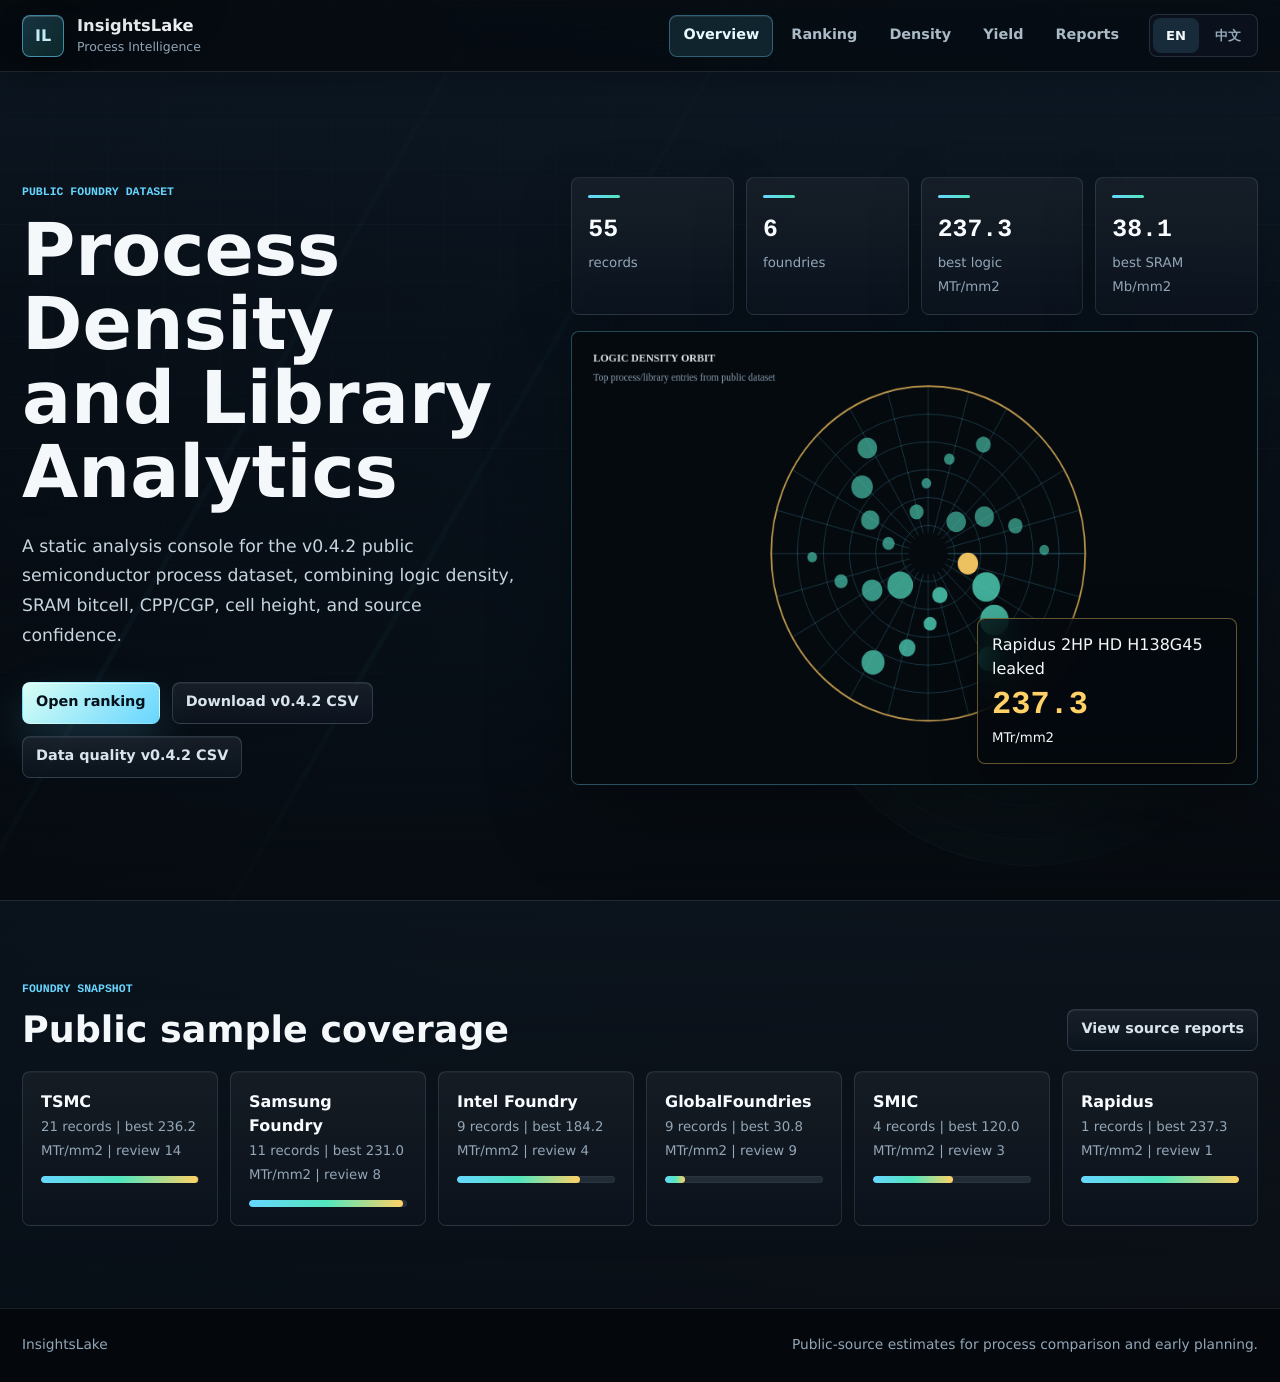
<file: docs/index.html>
<!doctype html>
<html lang="en">
  <head>
    <meta charset="utf-8" />
    <meta name="viewport" content="width=device-width, initial-scale=1" />
    <title>InsightsLake | Semiconductor Process Analytics</title>
    <meta
      name="description"
      content="InsightsLake semiconductor process density, library ranking, density calculator, and yield analyzer."
    />
    <link rel="stylesheet" href="assets/css/styles.css" />
  </head>
  <body data-page="home">
    <a class="skip-link" href="#mainContent">Skip to content</a>
    <div class="shell-grid" aria-hidden="true"></div>

    <header class="topbar">
      <a class="brand" href="index.html" aria-label="InsightsLake">
        <span class="brand-mark">IL</span>
        <span>
          <strong>InsightsLake</strong>
          <small data-i18n="brand.subtitle">Process Intelligence</small>
        </span>
      </a>
      <nav class="nav-links" aria-label="Primary navigation">
        <a data-nav="home" data-i18n="nav.home" href="index.html">Overview</a>
        <a data-nav="ranking" data-i18n="nav.ranking" href="ranking.html">Ranking</a>
        <a data-nav="density" data-i18n="nav.density" href="density.html">Density</a>
        <a data-nav="yield" data-i18n="nav.yield" href="yield.html">Yield</a>
        <a data-nav="reports" data-i18n="nav.reports" href="reports.html">Reports</a>
      </nav>
      <div class="lang-switch" aria-label="Language">
        <button type="button" data-lang="en">EN</button>
        <button type="button" data-lang="zh">中文</button>
      </div>
    </header>

    <main id="mainContent" tabindex="-1">
      <section id="overview" class="overview-band">
        <div class="overview-layout">
          <div class="overview-copy">
            <p class="eyebrow" data-i18n="home.eyebrow">PUBLIC FOUNDRY DATASET</p>
            <h1 data-i18n="home.title">Process Density and Library Analytics</h1>
            <p class="lead" data-i18n="home.lead">
              A static analysis console for public semiconductor process data, combining logic density, SRAM bitcell,
              CPP/CGP, cell height, and source confidence.
            </p>
            <div class="report-actions">
              <a class="command primary" href="ranking.html" data-i18n="home.viewRanking">Open ranking</a>
              <a
                class="command"
                href="assets/data/cgp_ch_density_sram_compare_v0_4_2.csv"
                data-download="compare"
                data-i18n="common.downloadCsv"
              >
                Download CSV
              </a>
              <a
                class="command"
                href="assets/data/data_quality_report_v0_4_2.csv"
                data-download="quality"
                data-i18n="common.dataQualityCsv"
              >
                Data quality CSV
              </a>
            </div>
          </div>

          <div class="telemetry">
            <div class="kpi-strip" aria-label="Dataset overview">
              <article>
                <span id="kpiRecords">--</span>
                <small data-i18n="kpi.records">records</small>
              </article>
              <article>
                <span id="kpiFoundries">--</span>
                <small data-i18n="kpi.foundries">foundries</small>
              </article>
              <article>
                <span id="kpiBestLogic">--</span>
                <small data-i18n="kpi.bestLogic">best logic MTr/mm2</small>
              </article>
              <article>
                <span id="kpiBestSram">--</span>
                <small data-i18n="kpi.bestSram">best SRAM Mb/mm2</small>
              </article>
            </div>
            <div class="wafer-stage">
              <canvas id="waferCanvas" width="840" height="520" aria-label="Process density visualization"></canvas>
              <div class="wafer-readout">
                <span id="waferNode">Loading</span>
                <strong id="waferDensity">--</strong>
                <small>MTr/mm2</small>
              </div>
            </div>
          </div>
        </div>
      </section>

      <section class="insight-band" aria-label="Foundry snapshot">
        <div class="section-head compact">
          <div>
            <p class="eyebrow" data-i18n="home.snapshotEyebrow">FOUNDRY SNAPSHOT</p>
            <h2 data-i18n="home.snapshotTitle">Public sample coverage</h2>
          </div>
          <a class="command" href="reports.html" data-i18n="home.viewReports">View source reports</a>
        </div>
        <div id="foundryGrid" class="foundry-grid"></div>
      </section>
    </main>

    <footer class="site-footer">
      <span>InsightsLake</span>
      <span data-i18n="footer.note">Public-source estimates for process comparison and early planning.</span>
    </footer>

    <script src="assets/js/process-data.js"></script>
    <script src="assets/js/app.js" defer></script>
  </body>
</html>
</file>
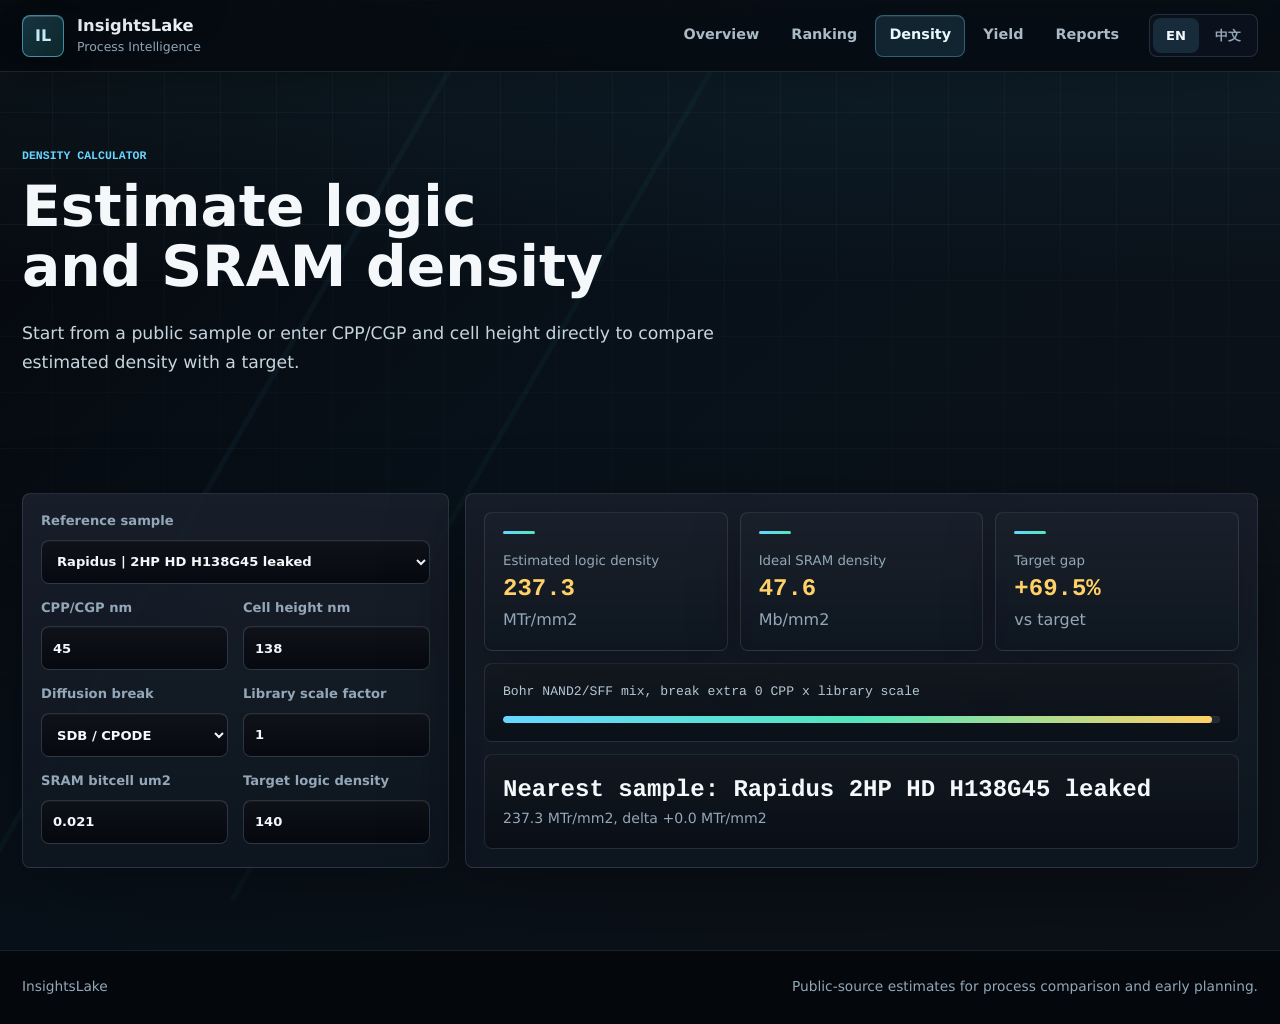
<file: docs/density.html>
<!doctype html>
<html lang="en">
  <head>
    <meta charset="utf-8" />
    <meta name="viewport" content="width=device-width, initial-scale=1" />
    <title>Density Calculator | InsightsLake</title>
    <meta name="description" content="Logic and SRAM density calculator for semiconductor process planning." />
    <link rel="stylesheet" href="assets/css/styles.css" />
  </head>
  <body data-page="density">
    <a class="skip-link" href="#mainContent">Skip to content</a>
    <div class="shell-grid" aria-hidden="true"></div>

    <header class="topbar">
      <a class="brand" href="index.html" aria-label="InsightsLake">
        <span class="brand-mark">IL</span>
        <span>
          <strong>InsightsLake</strong>
          <small data-i18n="brand.subtitle">Process Intelligence</small>
        </span>
      </a>
      <nav class="nav-links" aria-label="Primary navigation">
        <a data-nav="home" data-i18n="nav.home" href="index.html">Overview</a>
        <a data-nav="ranking" data-i18n="nav.ranking" href="ranking.html">Ranking</a>
        <a data-nav="density" data-i18n="nav.density" href="density.html">Density</a>
        <a data-nav="yield" data-i18n="nav.yield" href="yield.html">Yield</a>
        <a data-nav="reports" data-i18n="nav.reports" href="reports.html">Reports</a>
      </nav>
      <div class="lang-switch" aria-label="Language">
        <button type="button" data-lang="en">EN</button>
        <button type="button" data-lang="zh">中文</button>
      </div>
    </header>

    <main id="mainContent" tabindex="-1">
      <section class="page-hero">
        <p class="eyebrow" data-i18n="density.eyebrow">DENSITY CALCULATOR</p>
        <h1 data-i18n="density.title">Estimate logic and SRAM density</h1>
        <p class="lead" data-i18n="density.lead">
          Start from a public sample or enter CPP/CGP and cell height directly to compare estimated density with a target.
        </p>
      </section>

      <section class="tool-band page-section">
        <div class="tool-grid">
          <form id="densityForm" class="tool-panel">
            <label class="wide">
              <span data-i18n="density.reference">Reference sample</span>
              <select id="presetSelect"></select>
            </label>
            <label>
              <span>CPP/CGP nm</span>
              <input id="cppInput" type="number" min="1" step="0.1" value="51" />
            </label>
            <label>
              <span>Cell height nm</span>
              <input id="heightInput" type="number" min="1" step="0.1" value="210" />
            </label>
            <label>
              <span>Diffusion break</span>
              <select id="breakModel">
                <option value="sdb">SDB / CPODE</option>
                <option value="ddb">DDB</option>
              </select>
            </label>
            <label>
              <span data-i18n="density.scale">Library scale factor</span>
              <input id="libraryScale" type="number" min="0.2" max="2" step="0.01" value="1" />
            </label>
            <label>
              <span>SRAM bitcell um2</span>
              <input id="sramCellInput" type="number" min="0.001" step="0.001" value="0.021" />
            </label>
            <label>
              <span data-i18n="density.target">Target logic density</span>
              <input id="targetDensity" type="number" min="1" step="1" value="140" />
            </label>
          </form>

          <div class="result-panel density-results">
            <article>
              <small data-i18n="density.estimatedLogic">Estimated logic density</small>
              <strong id="calcLogicDensity">--</strong>
              <span>MTr/mm2</span>
            </article>
            <article>
              <small data-i18n="density.idealSram">Ideal SRAM density</small>
              <strong id="calcSramDensity">--</strong>
              <span>Mb/mm2</span>
            </article>
            <article>
              <small data-i18n="density.targetGap">Target gap</small>
              <strong id="calcGap">--</strong>
              <span>vs target</span>
            </article>
            <div class="formula-box">
              <span id="formulaLabel">SDB_FACTOR / (CPP x Height)</span>
              <div class="scale-track">
                <span id="densityNeedle"></span>
              </div>
            </div>
            <div id="nearestMatch" class="nearest-match"></div>
          </div>
        </div>
      </section>
    </main>

    <footer class="site-footer">
      <span>InsightsLake</span>
      <span data-i18n="footer.note">Public-source estimates for process comparison and early planning.</span>
    </footer>

    <script src="assets/js/process-data.js"></script>
    <script src="assets/js/app.js" defer></script>
  </body>
</html>
</file>
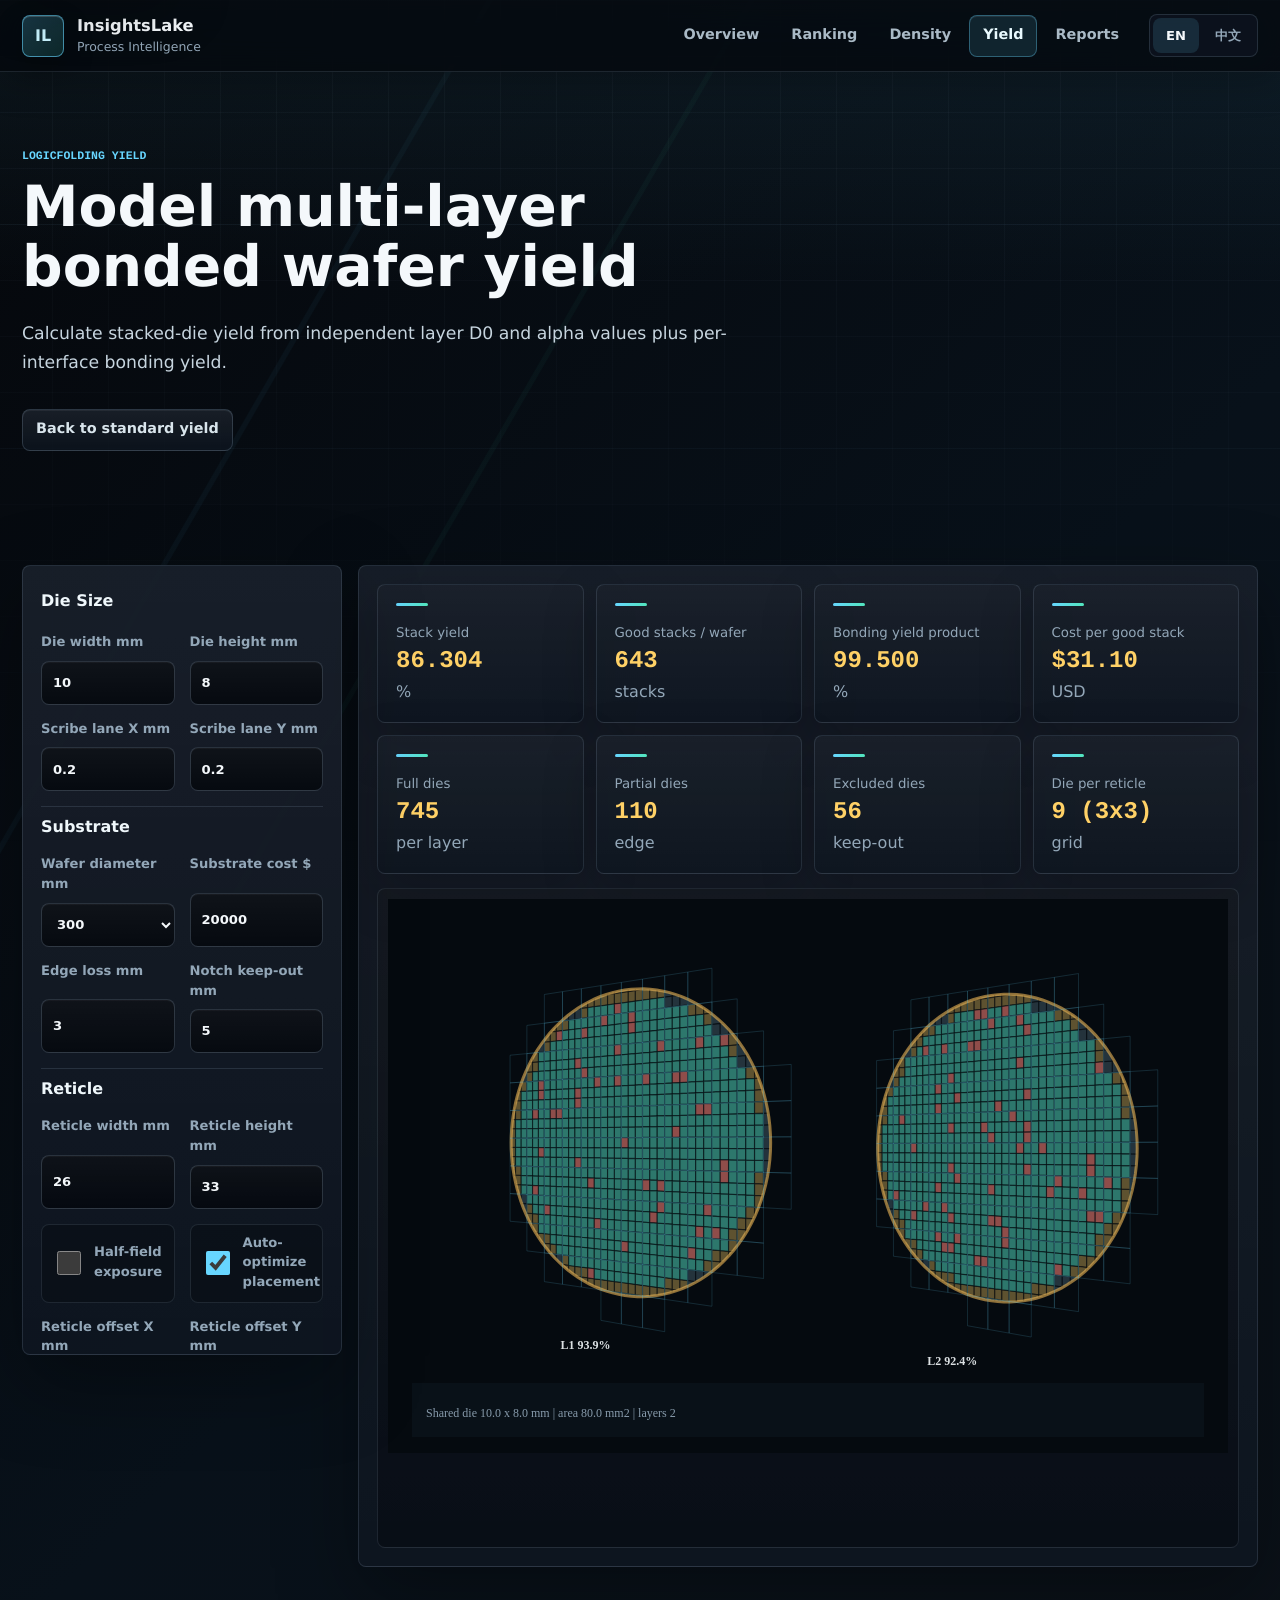
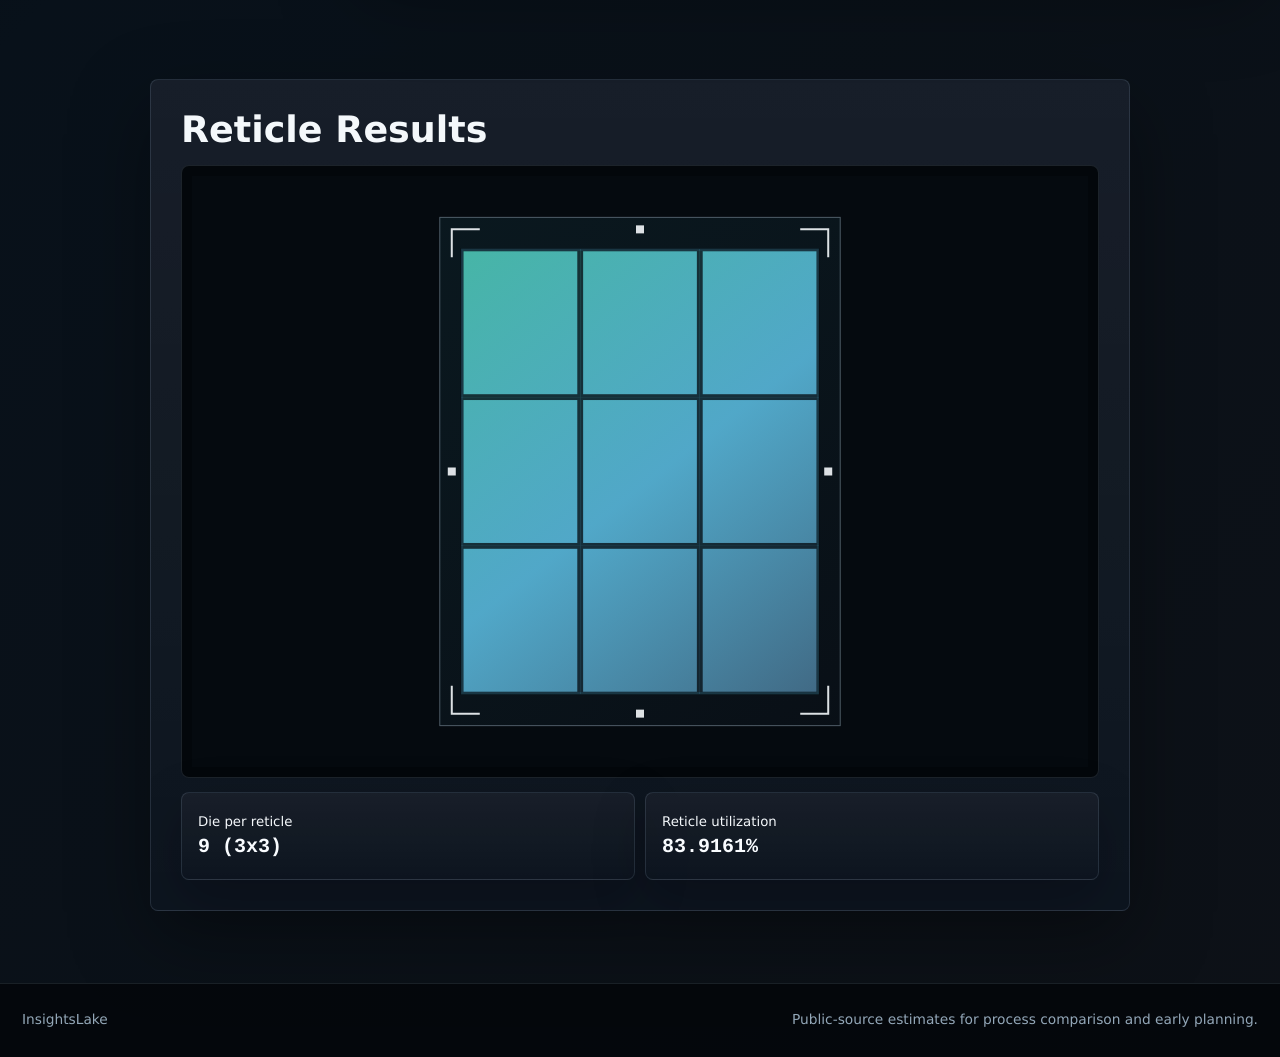
<file: docs/logicfolding-yield.html>
<!doctype html>
<html lang="en">
  <head>
    <meta charset="utf-8" />
    <meta name="viewport" content="width=device-width, initial-scale=1" />
    <title>LogicFolding Yield | InsightsLake</title>
    <meta name="description" content="Multi-layer LogicFolding yield calculator with wafer stack and reticle visualization." />
    <link rel="stylesheet" href="assets/css/styles.css" />
  </head>
  <body data-page="yield">
    <a class="skip-link" href="#mainContent">Skip to content</a>
    <div class="shell-grid" aria-hidden="true"></div>

    <header class="topbar">
      <a class="brand" href="index.html" aria-label="InsightsLake">
        <span class="brand-mark">IL</span>
        <span>
          <strong>InsightsLake</strong>
          <small data-i18n="brand.subtitle">Process Intelligence</small>
        </span>
      </a>
      <nav class="nav-links" aria-label="Primary navigation">
        <a data-nav="home" data-i18n="nav.home" href="index.html">Overview</a>
        <a data-nav="ranking" data-i18n="nav.ranking" href="ranking.html">Ranking</a>
        <a data-nav="density" data-i18n="nav.density" href="density.html">Density</a>
        <a data-nav="yield" data-i18n="nav.yield" href="yield.html">Yield</a>
        <a data-nav="reports" data-i18n="nav.reports" href="reports.html">Reports</a>
      </nav>
      <div class="lang-switch" aria-label="Language">
        <button type="button" data-lang="en">EN</button>
        <button type="button" data-lang="zh">中文</button>
      </div>
    </header>

    <main id="mainContent" tabindex="-1">
      <section class="page-hero">
        <p class="eyebrow">LOGICFOLDING YIELD</p>
        <h1>Model multi-layer bonded wafer yield</h1>
        <p class="lead">
          Calculate stacked-die yield from independent layer D0 and alpha values plus per-interface bonding yield.
        </p>
        <div class="report-actions">
          <a class="command" href="yield.html">Back to standard yield</a>
        </div>
      </section>

      <section class="tool-band page-section logicfolding-band">
        <div class="logicfolding-grid">
          <form id="logicFoldingForm" class="tool-panel logicfolding-panel">
            <div class="form-section wide">
              <strong>Die Size</strong>
            </div>
            <label>
              <span>Die width mm</span>
              <input id="dieWidth" type="number" min="1" step="0.1" value="10" />
            </label>
            <label>
              <span>Die height mm</span>
              <input id="dieHeight" type="number" min="1" step="0.1" value="8" />
            </label>
            <label>
              <span>Scribe lane X mm</span>
              <input id="scribeX" type="number" min="0" step="0.01" value="0.2" />
            </label>
            <label>
              <span>Scribe lane Y mm</span>
              <input id="scribeY" type="number" min="0" step="0.01" value="0.2" />
            </label>

            <div class="form-section wide">
              <strong>Substrate</strong>
            </div>
            <label>
              <span>Wafer diameter mm</span>
              <select id="waferDiameter">
                <option value="300">300</option>
                <option value="200">200</option>
              </select>
            </label>
            <label>
              <span>Substrate cost $</span>
              <input id="substrateCost" type="number" min="0" step="100" value="20000" />
            </label>
            <label>
              <span>Edge loss mm</span>
              <input id="edgeLoss" type="number" min="0" step="0.1" value="3" />
            </label>
            <label>
              <span>Notch keep-out mm</span>
              <input id="notchKeepOut" type="number" min="0" step="0.1" value="5" />
            </label>

            <div class="form-section wide">
              <strong>Reticle</strong>
            </div>
            <label>
              <span>Reticle width mm</span>
              <input id="reticleWidth" type="number" min="1" step="0.1" value="26" />
            </label>
            <label>
              <span>Reticle height mm</span>
              <input id="reticleHeight" type="number" min="1" step="0.1" value="33" />
            </label>
            <label class="check-row">
              <input id="halfFieldExposure" type="checkbox" />
              <span>Half-field exposure</span>
            </label>
            <label class="check-row">
              <input id="autoOptimizeReticle" type="checkbox" checked />
              <span>Auto-optimize placement</span>
            </label>
            <label>
              <span>Reticle offset X mm</span>
              <input id="reticleOffsetX" type="number" min="0" step="0.001" value="0" />
            </label>
            <label>
              <span>Reticle offset Y mm</span>
              <input id="reticleOffsetY" type="number" min="0" step="0.001" value="0" />
            </label>
            <label class="check-row">
              <input id="showReticleGrid" type="checkbox" checked />
              <span>Show reticle shot grid</span>
            </label>
            <label class="check-row">
              <input id="showReticleBackground" type="checkbox" checked />
              <span>Show illustrative background</span>
            </label>

            <div class="form-section wide">
              <strong>Layer Stack</strong>
            </div>
            <label class="wide">
              <span>Layer count</span>
              <input id="layerCount" type="number" min="2" step="1" value="2" />
            </label>
            <div id="logicLayerControls" class="layer-controls wide"></div>
            <div id="bondingControls" class="bonding-controls wide"></div>
          </form>

          <section class="result-panel yield-results logicfolding-results">
            <article>
              <small>Stack yield</small>
              <strong id="stackYieldPercent">--</strong>
              <span>%</span>
            </article>
            <article>
              <small>Good stacks / wafer</small>
              <strong id="stackGoodDie">--</strong>
              <span>stacks</span>
            </article>
            <article>
              <small>Bonding yield product</small>
              <strong id="stackBondingYield">--</strong>
              <span>%</span>
            </article>
            <article>
              <small>Cost per good stack</small>
              <strong id="stackCostPerGoodDie">--</strong>
              <span>USD</span>
            </article>
            <article>
              <small>Full dies</small>
              <strong id="fullDieCount">--</strong>
              <span>per layer</span>
            </article>
            <article>
              <small>Partial dies</small>
              <strong id="partialDieCount">--</strong>
              <span>edge</span>
            </article>
            <article>
              <small>Excluded dies</small>
              <strong id="excludedDieCount">--</strong>
              <span>keep-out</span>
            </article>
            <article>
              <small>Die per reticle</small>
              <strong id="stackReticleDieCount">--</strong>
              <span>grid</span>
            </article>
            <div class="wafer-map-wrap wafer-stack-wrap">
              <canvas id="logicWaferStackCanvas" width="1320" height="820" aria-label="LogicFolding wafer stack"></canvas>
            </div>
          </section>
        </div>
      </section>

      <section class="page-section reticle-section">
        <div class="reticle-results standalone-reticle">
          <h2>Reticle Results</h2>
          <div class="reticle-canvas-wrap">
            <canvas id="logicReticleCanvas" width="980" height="620" aria-label="LogicFolding reticle physical packing"></canvas>
          </div>
          <div class="reticle-metrics">
            <article>
              <small>Die per reticle</small>
              <strong id="reticleDieCount">--</strong>
            </article>
            <article>
              <small>Reticle utilization</small>
              <strong id="reticleUtilization">--</strong>
            </article>
          </div>
        </div>
      </section>
    </main>

    <footer class="site-footer">
      <span>InsightsLake</span>
      <span data-i18n="footer.note">Public-source estimates for process comparison and early planning.</span>
    </footer>

    <script src="assets/js/process-data.js"></script>
    <script src="assets/js/app.js" defer></script>
  </body>
</html>
</file>
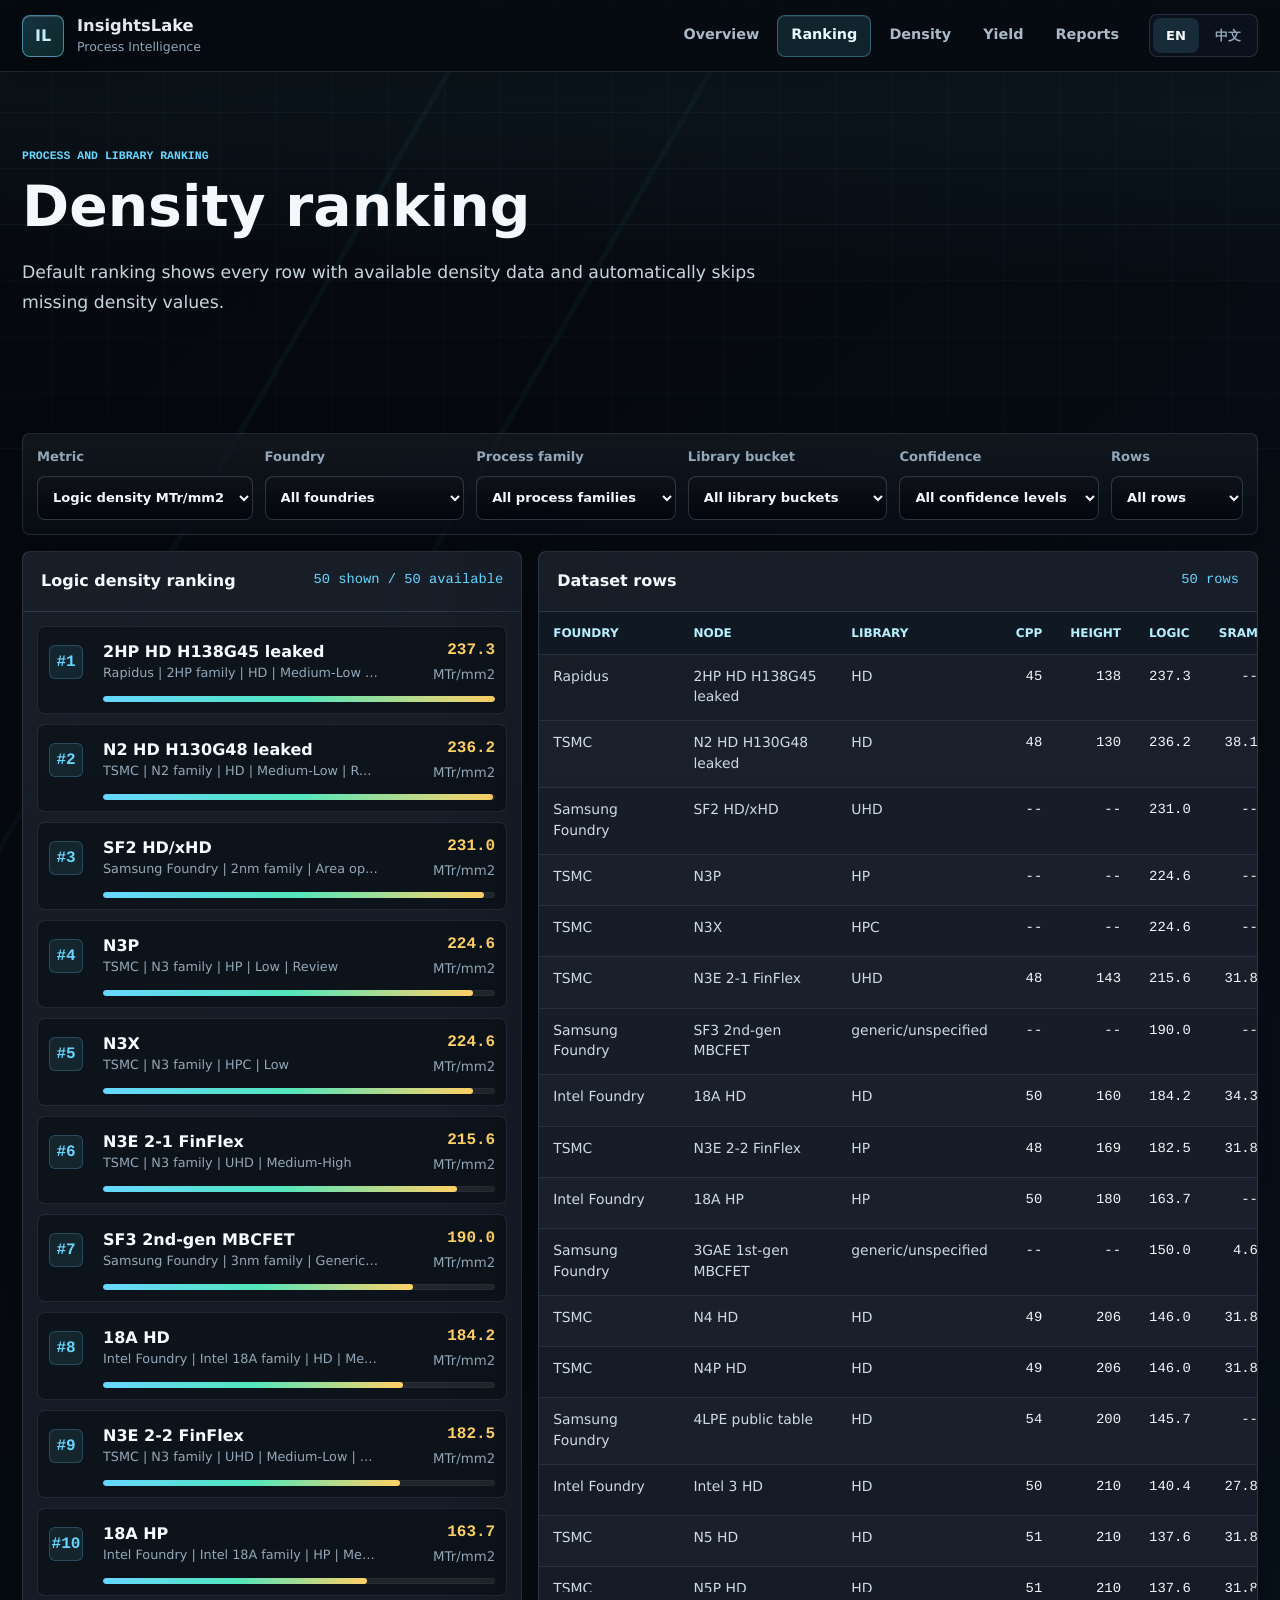
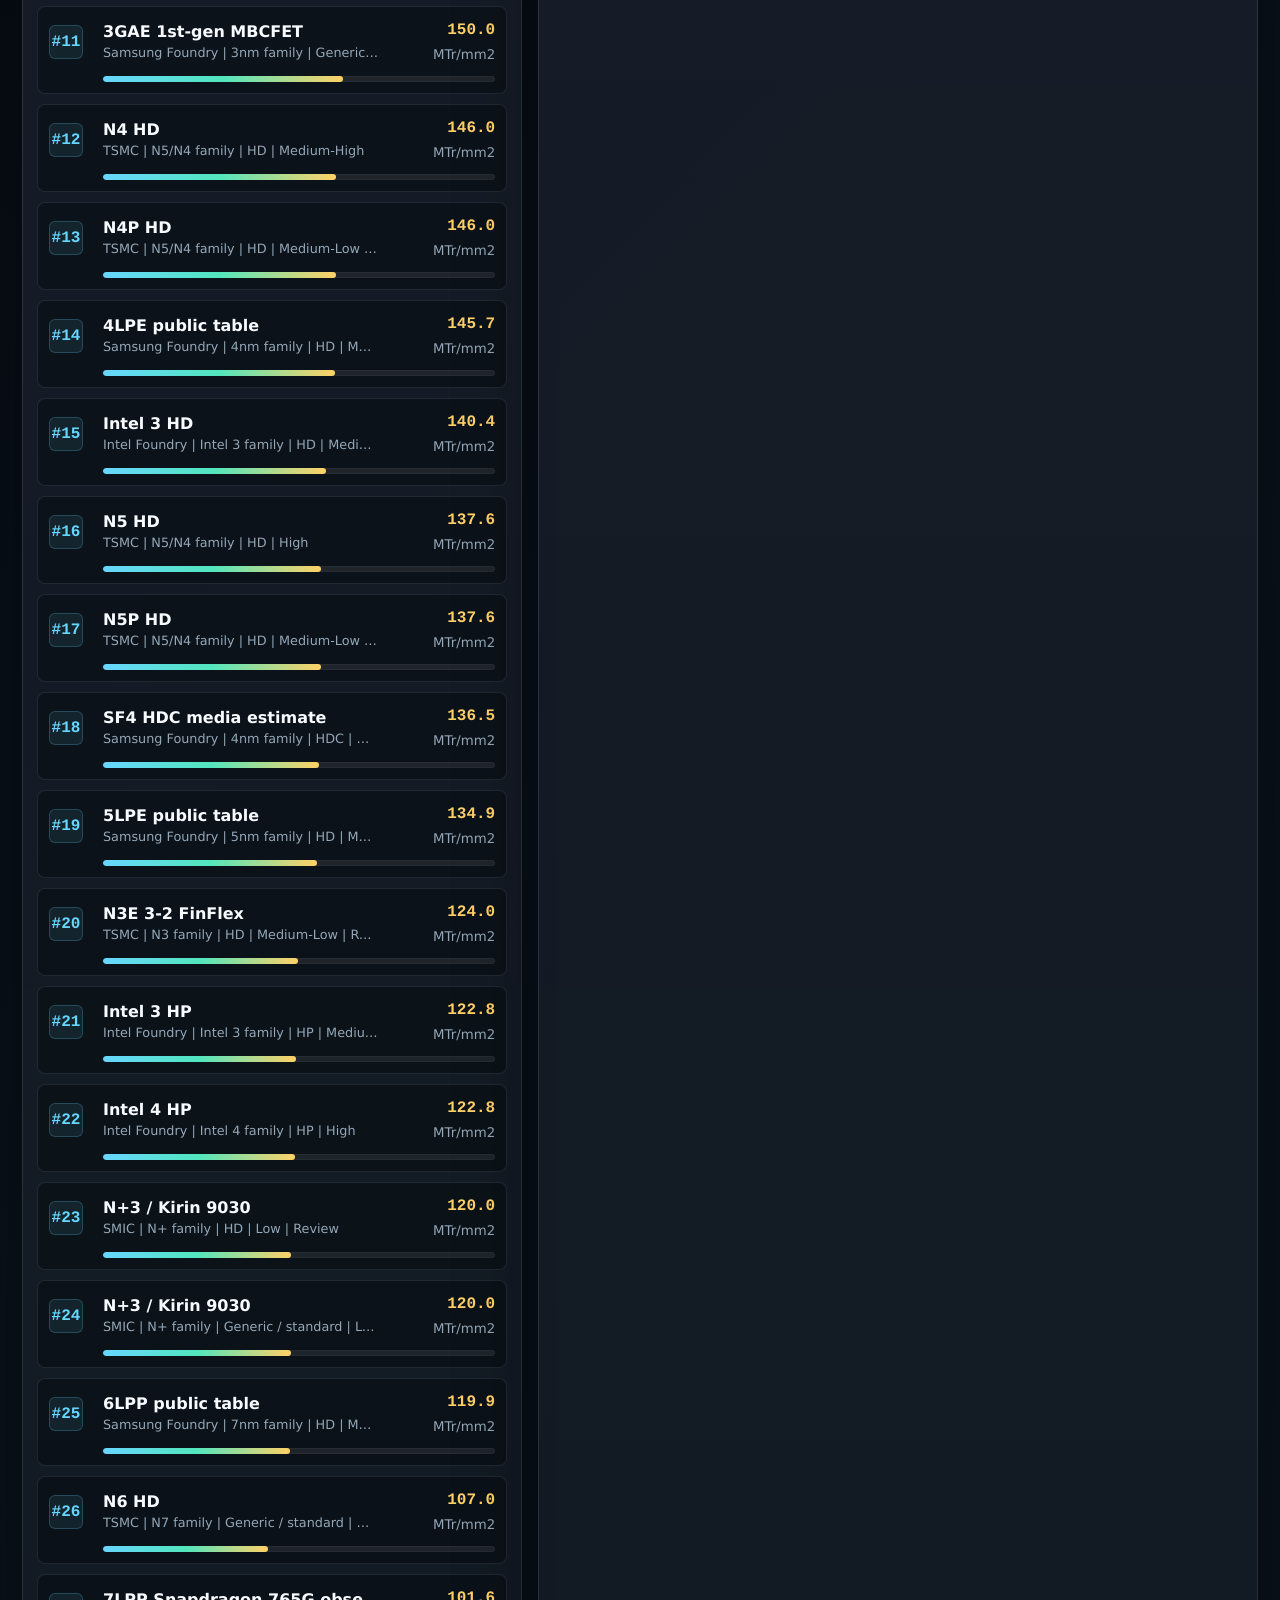
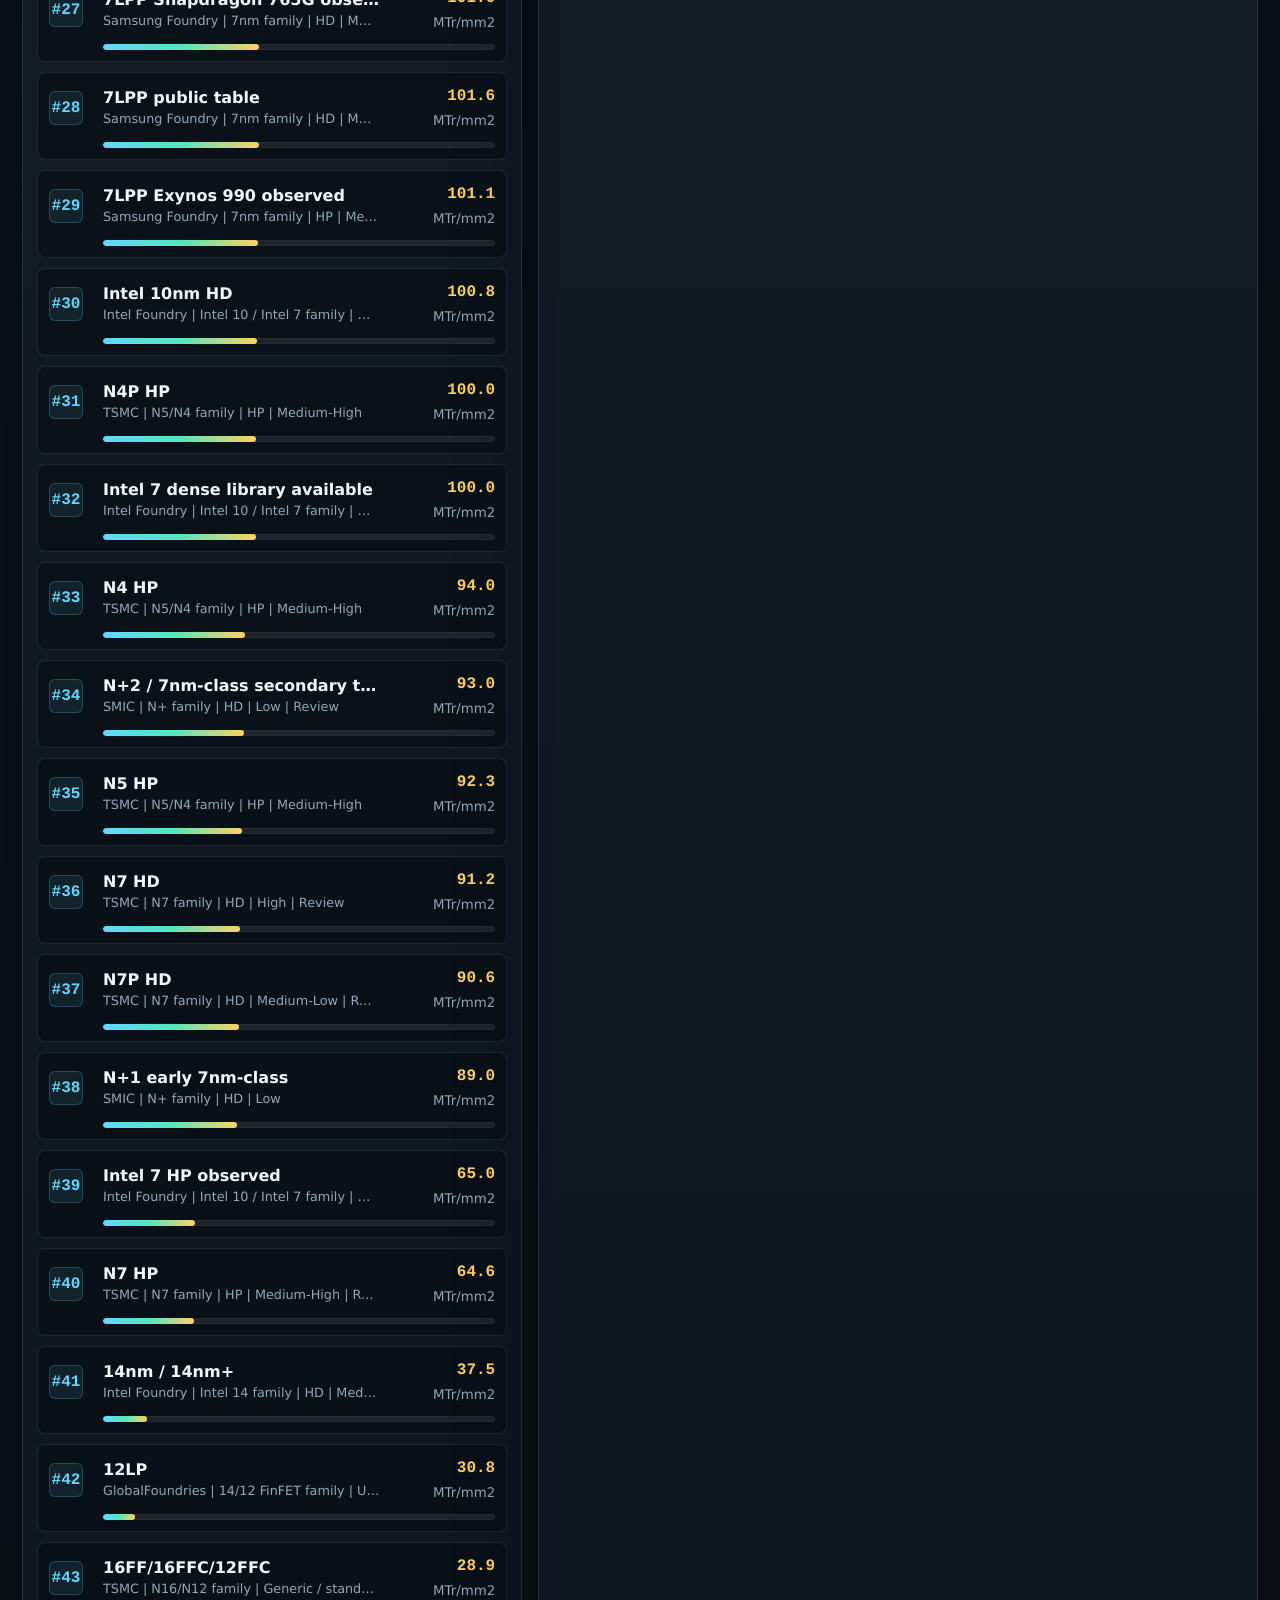
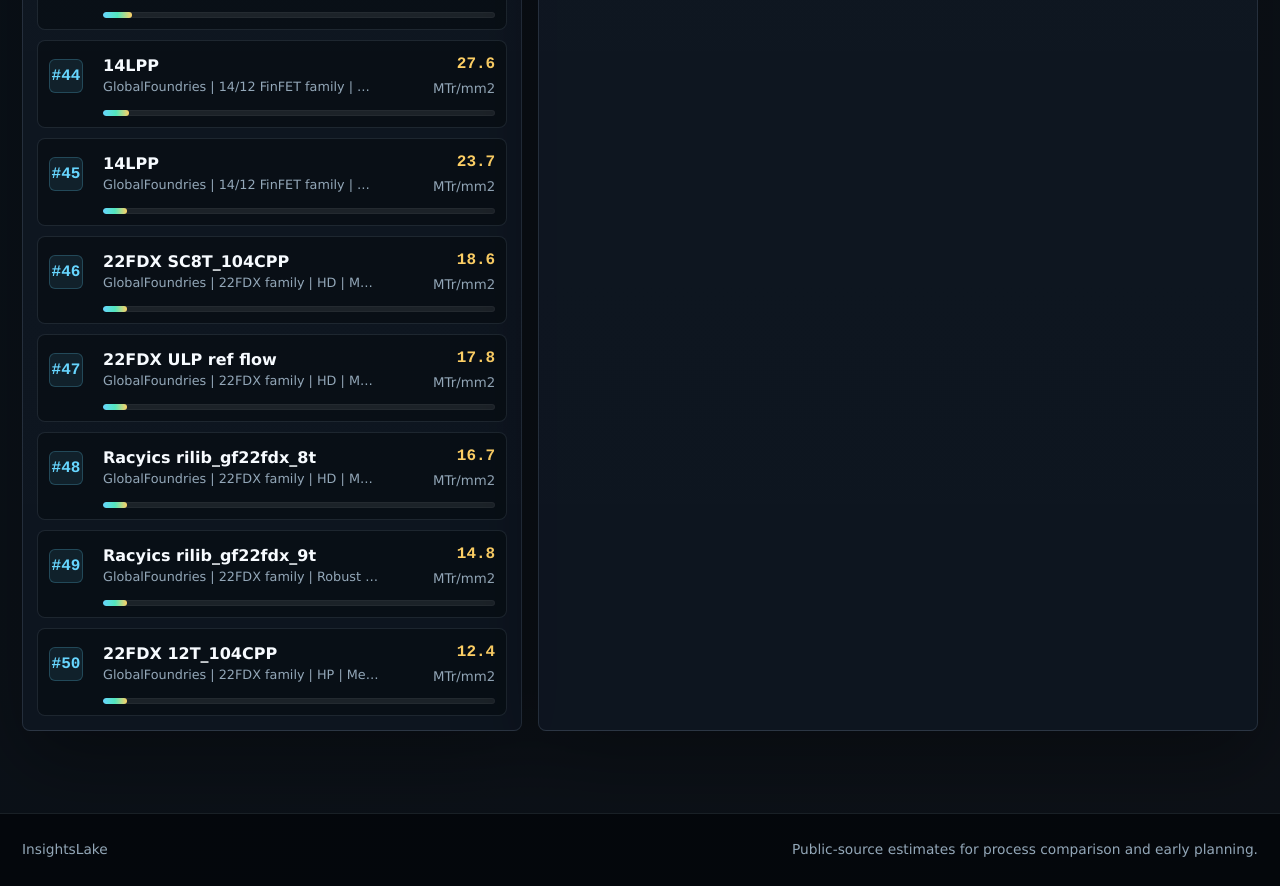
<file: docs/ranking.html>
<!doctype html>
<html lang="en">
  <head>
    <meta charset="utf-8" />
    <meta name="viewport" content="width=device-width, initial-scale=1" />
    <title>Ranking | InsightsLake</title>
    <meta name="description" content="Semiconductor process and library density ranking." />
    <link rel="stylesheet" href="assets/css/styles.css" />
  </head>
  <body data-page="ranking">
    <a class="skip-link" href="#mainContent">Skip to content</a>
    <div class="shell-grid" aria-hidden="true"></div>

    <header class="topbar">
      <a class="brand" href="index.html" aria-label="InsightsLake">
        <span class="brand-mark">IL</span>
        <span>
          <strong>InsightsLake</strong>
          <small data-i18n="brand.subtitle">Process Intelligence</small>
        </span>
      </a>
      <nav class="nav-links" aria-label="Primary navigation">
        <a data-nav="home" data-i18n="nav.home" href="index.html">Overview</a>
        <a data-nav="ranking" data-i18n="nav.ranking" href="ranking.html">Ranking</a>
        <a data-nav="density" data-i18n="nav.density" href="density.html">Density</a>
        <a data-nav="yield" data-i18n="nav.yield" href="yield.html">Yield</a>
        <a data-nav="reports" data-i18n="nav.reports" href="reports.html">Reports</a>
      </nav>
      <div class="lang-switch" aria-label="Language">
        <button type="button" data-lang="en">EN</button>
        <button type="button" data-lang="zh">中文</button>
      </div>
    </header>

    <main id="mainContent" tabindex="-1">
      <section class="page-hero">
        <p class="eyebrow" data-i18n="ranking.eyebrow">PROCESS AND LIBRARY RANKING</p>
        <h1 data-i18n="ranking.title">Density ranking</h1>
        <p class="lead" data-i18n="ranking.lead">
          Default ranking shows every row with available density data and automatically skips missing density values.
        </p>
      </section>

      <section class="workbench-band page-section">
        <div class="control-rail ranking-controls">
          <label>
            <span data-i18n="ranking.metric">Metric</span>
            <select id="metricSelect"></select>
          </label>
          <label>
            <span data-i18n="ranking.foundry">Foundry</span>
            <select id="foundryFilter"></select>
          </label>
          <label>
            <span data-i18n="ranking.process">Process family</span>
            <select id="processFilter"></select>
          </label>
          <label>
            <span data-i18n="ranking.library">Library class</span>
            <select id="libraryFilter"></select>
          </label>
          <label>
            <span data-i18n="ranking.confidence">Confidence</span>
            <select id="confidenceFilter"></select>
          </label>
          <label>
            <span data-i18n="ranking.rows">Rows</span>
            <select id="rowLimit">
              <option value="all" data-i18n="ranking.allRows">All rows</option>
              <option value="10">Top 10</option>
              <option value="20">Top 20</option>
              <option value="30">Top 30</option>
            </select>
          </label>
        </div>

        <div class="ranking-layout">
          <div class="rank-panel">
            <div class="panel-head">
              <h3 id="rankingTitle">Logic density ranking</h3>
              <span id="rankingCount">--</span>
            </div>
            <div id="rankingList" class="ranking-list"></div>
          </div>
          <div class="table-panel">
            <div class="panel-head">
              <h3 data-i18n="ranking.tableTitle">Dataset rows</h3>
              <span id="tableCount">--</span>
            </div>
            <div class="data-table-wrap">
              <table>
                <thead>
                  <tr>
                    <th>Foundry</th>
                    <th>Node</th>
                    <th>Library</th>
                    <th>CPP</th>
                    <th>Height</th>
                    <th>Logic</th>
                    <th>SRAM</th>
                    <th>Confidence</th>
                  </tr>
                </thead>
                <tbody id="dataTable"></tbody>
              </table>
            </div>
          </div>
        </div>
      </section>
    </main>

    <footer class="site-footer">
      <span>InsightsLake</span>
      <span data-i18n="footer.note">Public-source estimates for process comparison and early planning.</span>
    </footer>

    <script src="assets/js/process-data.js"></script>
    <script src="assets/js/app.js" defer></script>
  </body>
</html>
</file>
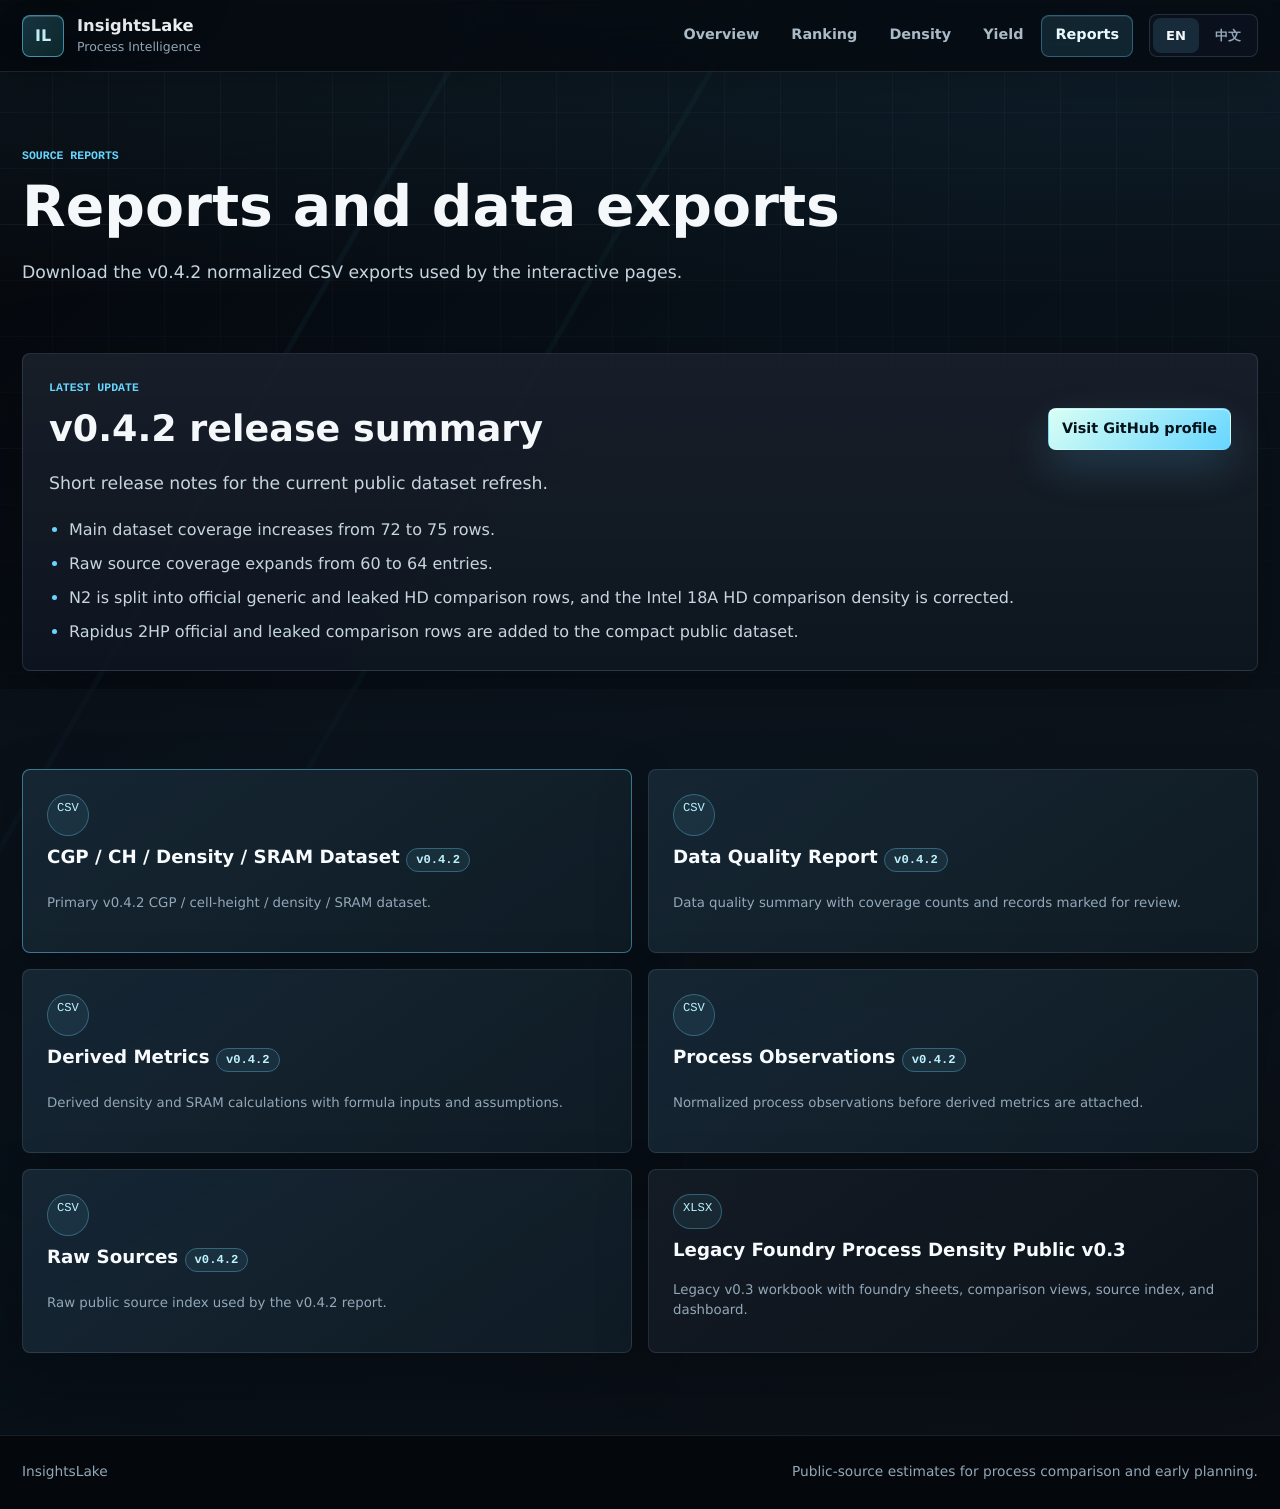
<file: docs/reports.html>
<!doctype html>
<html lang="en">
  <head>
    <meta charset="utf-8" />
    <meta name="viewport" content="width=device-width, initial-scale=1" />
    <title>Reports | InsightsLake</title>
    <meta name="description" content="Source reports and public dataset downloads." />
    <link rel="stylesheet" href="assets/css/styles.css" />
  </head>
  <body data-page="reports">
    <a class="skip-link" href="#mainContent">Skip to content</a>
    <div class="shell-grid" aria-hidden="true"></div>

    <header class="topbar">
      <a class="brand" href="index.html" aria-label="InsightsLake">
        <span class="brand-mark">IL</span>
        <span>
          <strong>InsightsLake</strong>
          <small data-i18n="brand.subtitle">Process Intelligence</small>
        </span>
      </a>
      <nav class="nav-links" aria-label="Primary navigation">
        <a data-nav="home" data-i18n="nav.home" href="index.html">Overview</a>
        <a data-nav="ranking" data-i18n="nav.ranking" href="ranking.html">Ranking</a>
        <a data-nav="density" data-i18n="nav.density" href="density.html">Density</a>
        <a data-nav="yield" data-i18n="nav.yield" href="yield.html">Yield</a>
        <a data-nav="reports" data-i18n="nav.reports" href="reports.html">Reports</a>
      </nav>
      <div class="lang-switch" aria-label="Language">
        <button type="button" data-lang="en">EN</button>
        <button type="button" data-lang="zh">中文</button>
      </div>
    </header>

    <main id="mainContent" tabindex="-1">
      <section class="page-hero">
        <p class="eyebrow" data-i18n="reports.eyebrow">SOURCE REPORTS</p>
        <h1 data-i18n="reports.title">Reports and data exports</h1>
        <p class="lead" data-i18n="reports.lead">
          Download the v0.4.2 normalized CSV exports used by the interactive pages.
        </p>
      </section>

      <section class="release-band page-section" data-report-release-notes>
        <div class="release-card">
          <div class="section-head compact release-head">
            <div>
              <p class="eyebrow" data-i18n="reports.updateEyebrow">LATEST UPDATE</p>
              <h2><span data-current-version>v0.4.2</span> <span data-i18n="reports.updateTitle">release summary</span></h2>
            </div>
            <a
              class="command primary"
              href="https://github.com/TabNahida"
              data-github-home
              data-i18n="reports.githubCta"
            >
              Visit GitHub profile
            </a>
          </div>
          <p class="lead release-lead" data-i18n="reports.updateLead">
            Short release notes for the current public dataset refresh.
          </p>
          <ul class="release-list">
            <li data-i18n="reports.updateItem1">Main dataset coverage increases from 72 to 75 rows.</li>
            <li data-i18n="reports.updateItem2">Raw source coverage expands from 60 to 64 entries.</li>
            <li data-i18n="reports.updateItem3">
              N2 is split into official generic and leaked HD comparison rows, and the Intel 18A HD comparison density is corrected.
            </li>
            <li data-i18n="reports.updateItem4">
              Rapidus 2HP official and leaked comparison rows are added to the compact public dataset.
            </li>
          </ul>
        </div>
      </section>

      <section class="reports-band page-section">
        <div class="report-grid">
          <a
            class="report-card primary-report"
            href="assets/data/cgp_ch_density_sram_compare_v0_4_2.csv"
            data-download="compare"
          >
            <span>CSV</span>
            <strong>CGP / CH / Density / SRAM Dataset <span data-current-version>v0.4.2</span></strong>
            <small data-i18n="reports.csvDesc">Normalized data source for the static site and downstream scripts.</small>
          </a>
          <a class="report-card" href="assets/data/data_quality_report_v0_4_2.csv" data-download="quality">
            <span>CSV</span>
            <strong>Data Quality Report <span data-current-version>v0.4.2</span></strong>
            <small data-i18n="reports.qualityDesc">Data quality summary with coverage counts and records marked for review.</small>
          </a>
          <a class="report-card" href="assets/data/derived_metrics_v0_4_2.csv" data-download="metrics">
            <span>CSV</span>
            <strong>Derived Metrics <span data-current-version>v0.4.2</span></strong>
            <small data-i18n="reports.metricsDesc">Derived density and SRAM calculations with formula inputs and assumptions.</small>
          </a>
          <a class="report-card" href="assets/data/process_observations_v0_4_2.csv" data-download="observations">
            <span>CSV</span>
            <strong>Process Observations <span data-current-version>v0.4.2</span></strong>
            <small data-i18n="reports.observationsDesc">Normalized process observations before derived metrics are attached.</small>
          </a>
          <a class="report-card" href="assets/data/raw_sources_v0_4_2.csv" data-download="sources">
            <span>CSV</span>
            <strong>Raw Sources <span data-current-version>v0.4.2</span></strong>
            <small data-i18n="reports.sourcesDesc">Raw public source index used by the v0.4.2 report.</small>
          </a>
          <a class="report-card legacy-report" href="assets/data/foundry_process_density_public_v0_3.xlsx" data-download="legacyWorkbook">
            <span>XLSX</span>
            <strong>Legacy Foundry Process Density Public v0.3</strong>
            <small data-i18n="reports.xlsxDesc">Workbook with foundry sheets, comparison views, source index, and dashboard.</small>
          </a>
        </div>
      </section>
    </main>

    <footer class="site-footer">
      <span>InsightsLake</span>
      <span data-i18n="footer.note">Public-source estimates for process comparison and early planning.</span>
    </footer>

    <script src="assets/js/process-data.js"></script>
    <script src="assets/js/app.js" defer></script>
  </body>
</html>
</file>
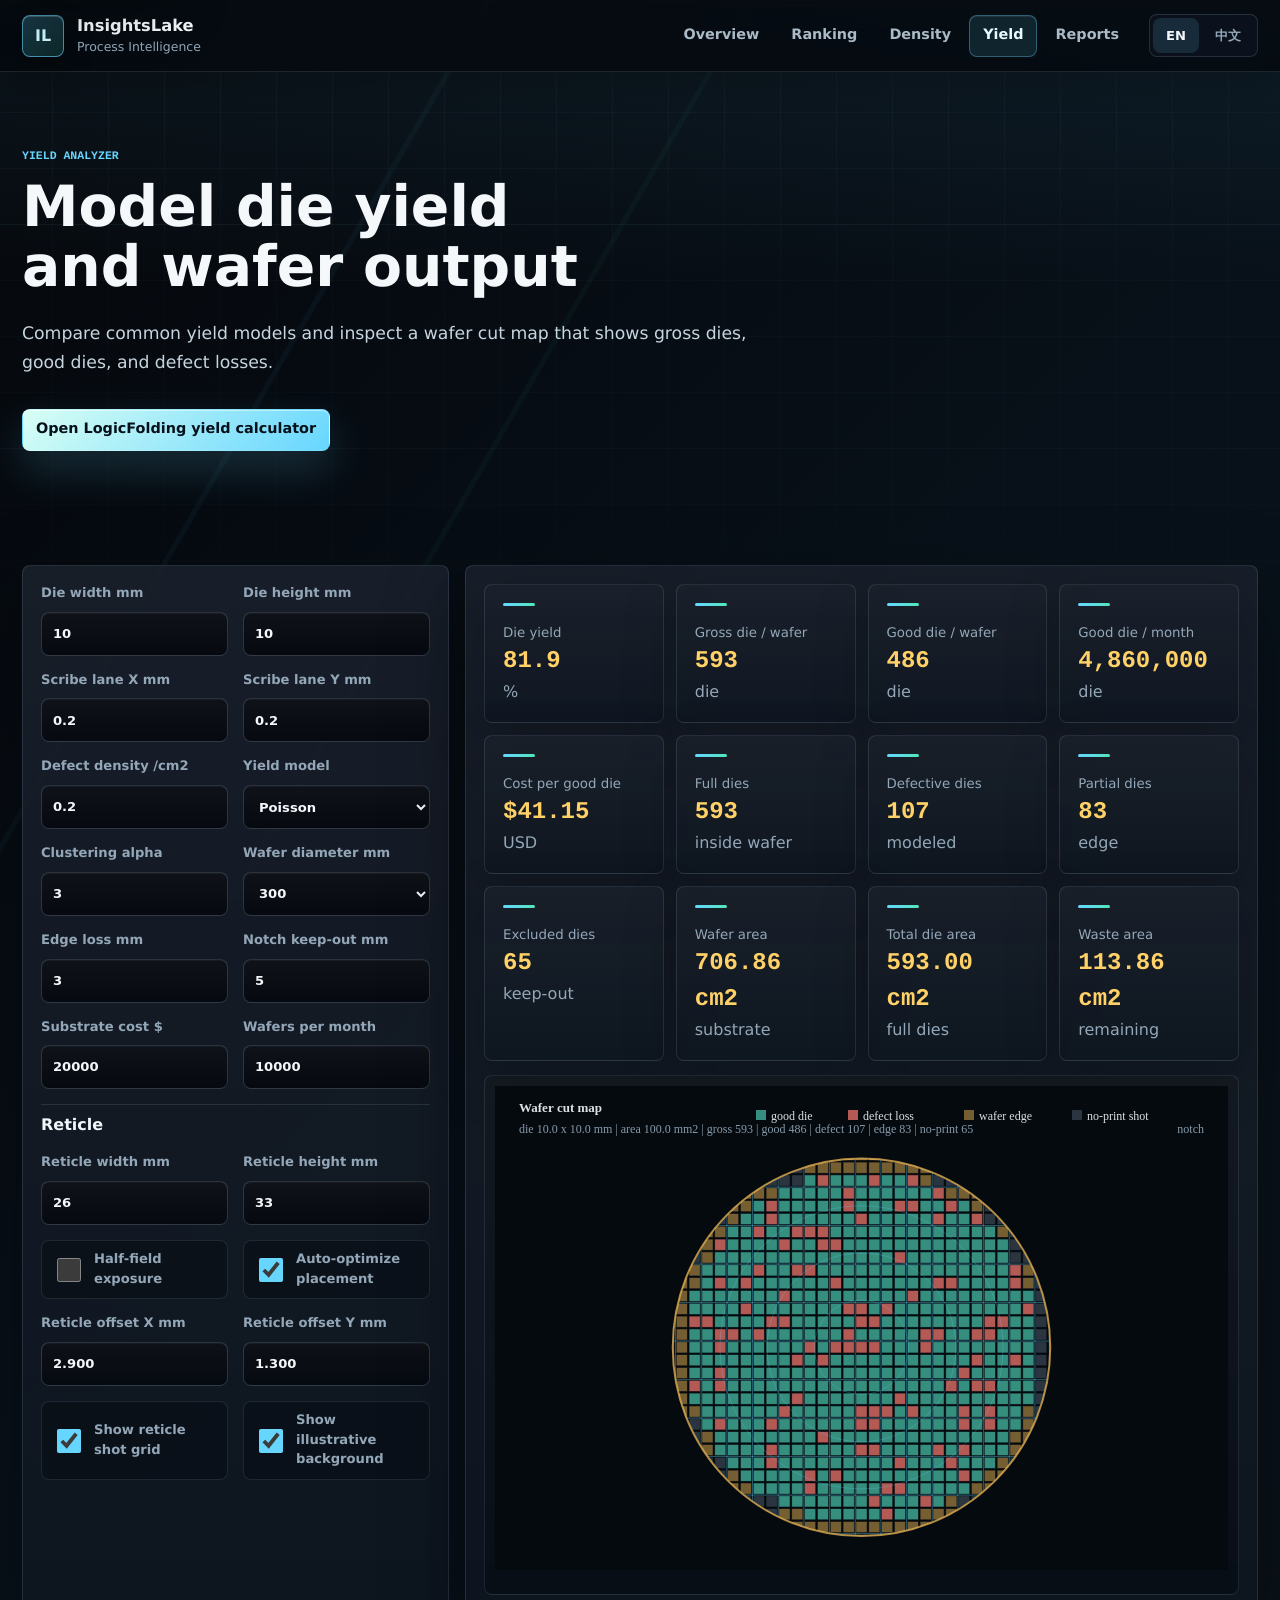
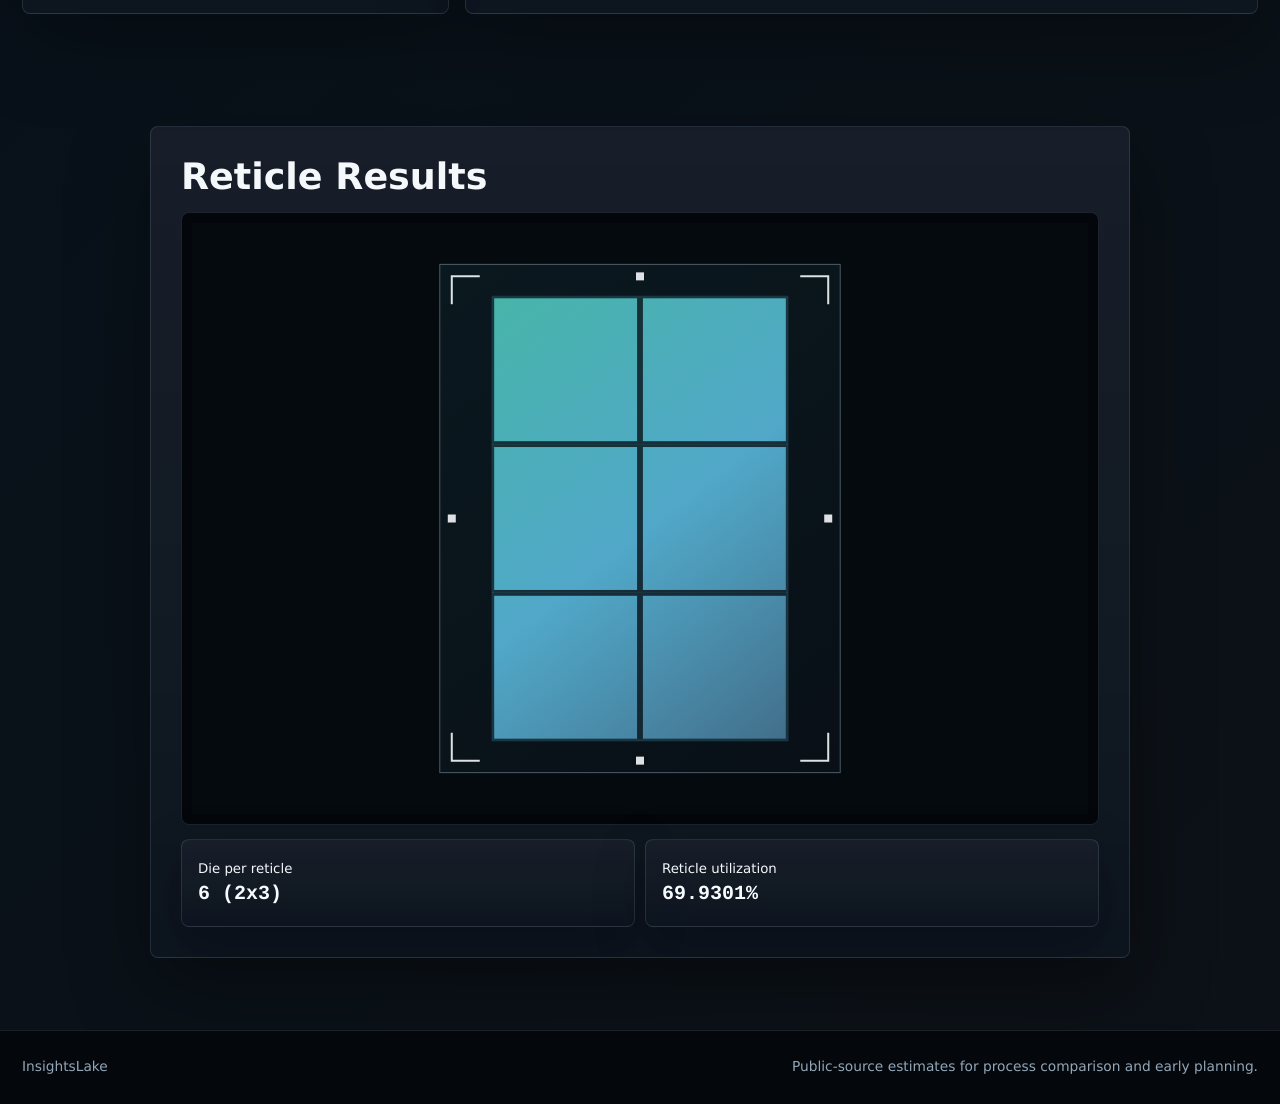
<file: docs/yield.html>
<!doctype html>
<html lang="en">
  <head>
    <meta charset="utf-8" />
    <meta name="viewport" content="width=device-width, initial-scale=1" />
    <title>Yield Analyzer | InsightsLake</title>
    <meta name="description" content="Wafer yield calculator and wafer cut map visualization." />
    <link rel="stylesheet" href="assets/css/styles.css" />
  </head>
  <body data-page="yield">
    <a class="skip-link" href="#mainContent">Skip to content</a>
    <div class="shell-grid" aria-hidden="true"></div>

    <header class="topbar">
      <a class="brand" href="index.html" aria-label="InsightsLake">
        <span class="brand-mark">IL</span>
        <span>
          <strong>InsightsLake</strong>
          <small data-i18n="brand.subtitle">Process Intelligence</small>
        </span>
      </a>
      <nav class="nav-links" aria-label="Primary navigation">
        <a data-nav="home" data-i18n="nav.home" href="index.html">Overview</a>
        <a data-nav="ranking" data-i18n="nav.ranking" href="ranking.html">Ranking</a>
        <a data-nav="density" data-i18n="nav.density" href="density.html">Density</a>
        <a data-nav="yield" data-i18n="nav.yield" href="yield.html">Yield</a>
        <a data-nav="reports" data-i18n="nav.reports" href="reports.html">Reports</a>
      </nav>
      <div class="lang-switch" aria-label="Language">
        <button type="button" data-lang="en">EN</button>
        <button type="button" data-lang="zh">中文</button>
      </div>
    </header>

    <main id="mainContent" tabindex="-1">
      <section class="page-hero">
        <p class="eyebrow" data-i18n="yield.eyebrow">YIELD ANALYZER</p>
        <h1 data-i18n="yield.title">Model die yield and wafer output</h1>
        <p class="lead" data-i18n="yield.lead">
          Compare common yield models and inspect a wafer cut map that shows gross dies, good dies, and defect losses.
        </p>
        <div class="report-actions">
          <a id="logicFoldingCta" class="command primary" href="logicfolding-yield.html">Open LogicFolding yield calculator</a>
        </div>
      </section>

      <section class="tool-band page-section">
        <div class="tool-grid yield-grid">
          <form id="yieldForm" class="tool-panel">
            <label>
              <span data-i18n="yield.dieWidth">Die width mm</span>
              <input id="dieWidth" type="number" min="1" step="0.1" value="10" />
            </label>
            <label>
              <span data-i18n="yield.dieHeight">Die height mm</span>
              <input id="dieHeight" type="number" min="1" step="0.1" value="10" />
            </label>
            <label>
              <span>Scribe lane X mm</span>
              <input id="scribeX" type="number" min="0" step="0.01" value="0.2" />
            </label>
            <label>
              <span>Scribe lane Y mm</span>
              <input id="scribeY" type="number" min="0" step="0.01" value="0.2" />
            </label>
            <label>
              <span>Defect density /cm2</span>
              <input id="defectDensity" type="number" min="0" step="0.01" value="0.2" />
            </label>
            <label>
              <span>Yield model</span>
              <select id="yieldModel">
                <option value="poisson">Poisson</option>
                <option value="murphy">Murphy</option>
                <option value="negative">Negative binomial</option>
              </select>
            </label>
            <label>
              <span data-i18n="yield.alpha">Clustering alpha</span>
              <input id="clusterAlpha" type="number" min="0.1" step="0.1" value="3" />
            </label>
            <label>
              <span>Wafer diameter mm</span>
              <select id="waferDiameter">
                <option value="300">300</option>
                <option value="200">200</option>
              </select>
            </label>
            <label>
              <span>Edge loss mm</span>
              <input id="edgeLoss" type="number" min="0" step="0.1" value="3" />
            </label>
            <label>
              <span>Notch keep-out mm</span>
              <input id="notchKeepOut" type="number" min="0" step="0.1" value="5" />
            </label>
            <label>
              <span>Substrate cost $</span>
              <input id="substrateCost" type="number" min="0" step="100" value="20000" />
            </label>
            <label>
              <span data-i18n="yield.wafersPerMonth">Wafers per month</span>
              <input id="wafersPerMonth" type="number" min="0" step="100" value="10000" />
            </label>
            <div class="form-section wide">
              <strong>Reticle</strong>
            </div>
            <label>
              <span>Reticle width mm</span>
              <input id="reticleWidth" type="number" min="1" step="0.1" value="26" />
            </label>
            <label>
              <span>Reticle height mm</span>
              <input id="reticleHeight" type="number" min="1" step="0.1" value="33" />
            </label>
            <label class="check-row">
              <input id="halfFieldExposure" type="checkbox" />
              <span>Half-field exposure</span>
            </label>
            <label class="check-row">
              <input id="autoOptimizeReticle" type="checkbox" checked />
              <span>Auto-optimize placement</span>
            </label>
            <label>
              <span>Reticle offset X mm</span>
              <input id="reticleOffsetX" type="number" min="0" step="0.001" value="0" />
            </label>
            <label>
              <span>Reticle offset Y mm</span>
              <input id="reticleOffsetY" type="number" min="0" step="0.001" value="0" />
            </label>
            <label class="check-row">
              <input id="showReticleGrid" type="checkbox" checked />
              <span>Show reticle shot grid</span>
            </label>
            <label class="check-row">
              <input id="showReticleBackground" type="checkbox" checked />
              <span>Show illustrative background</span>
            </label>
          </form>

          <div class="result-panel yield-results">
            <article>
              <small>Die yield</small>
              <strong id="yieldPercent">--</strong>
              <span>%</span>
            </article>
            <article>
              <small>Gross die / wafer</small>
              <strong id="grossDie">--</strong>
              <span>die</span>
            </article>
            <article>
              <small>Good die / wafer</small>
              <strong id="goodDie">--</strong>
              <span>die</span>
            </article>
            <article>
              <small>Good die / month</small>
              <strong id="monthlyGoodDie">--</strong>
              <span>die</span>
            </article>
            <article>
              <small>Cost per good die</small>
              <strong id="costPerGoodDie">--</strong>
              <span>USD</span>
            </article>
            <article>
              <small>Full dies</small>
              <strong id="fullDieCount">--</strong>
              <span>inside wafer</span>
            </article>
            <article>
              <small>Defective dies</small>
              <strong id="defectiveDieCount">--</strong>
              <span>modeled</span>
            </article>
            <article>
              <small>Partial dies</small>
              <strong id="partialDieCount">--</strong>
              <span>edge</span>
            </article>
            <article>
              <small>Excluded dies</small>
              <strong id="excludedDieCount">--</strong>
              <span>keep-out</span>
            </article>
            <article>
              <small>Wafer area</small>
              <strong id="waferArea">--</strong>
              <span>substrate</span>
            </article>
            <article>
              <small>Total die area</small>
              <strong id="totalDieArea">--</strong>
              <span>full dies</span>
            </article>
            <article>
              <small>Waste area</small>
              <strong id="wasteArea">--</strong>
              <span>remaining</span>
            </article>
            <div class="wafer-map-wrap">
              <canvas id="waferCutCanvas" width="1100" height="720" aria-label="Wafer cut map"></canvas>
            </div>
          </div>
        </div>
      </section>

      <section class="page-section reticle-section">
        <div class="reticle-results standalone-reticle">
          <h2>Reticle Results</h2>
          <div class="reticle-canvas-wrap">
            <canvas id="standardReticleCanvas" width="980" height="620" aria-label="Reticle physical packing"></canvas>
          </div>
          <div class="reticle-metrics">
            <article>
              <small>Die per reticle</small>
              <strong id="reticleDieCount">--</strong>
            </article>
            <article>
              <small>Reticle utilization</small>
              <strong id="reticleUtilization">--</strong>
            </article>
          </div>
        </div>
      </section>
    </main>

    <footer class="site-footer">
      <span>InsightsLake</span>
      <span data-i18n="footer.note">Public-source estimates for process comparison and early planning.</span>
    </footer>

    <script src="assets/js/process-data.js"></script>
    <script src="assets/js/app.js" defer></script>
  </body>
</html>
</file>
<file: docs/assets/css/styles.css>
:root {
  color-scheme: dark;
  --bg: #080a09;
  --bg-2: #0e1110;
  --panel: rgba(18, 24, 22, 0.86);
  --panel-strong: rgba(23, 29, 26, 0.96);
  --line: rgba(146, 177, 161, 0.24);
  --line-strong: rgba(103, 235, 184, 0.48);
  --text: #edf6f0;
  --muted: #95a8a0;
  --soft: #c5d6cd;
  --green: #46efb4;
  --lime: #b9f46b;
  --amber: #ffbd54;
  --pink: #f56b9d;
  --aqua: #6adbe6;
  --danger: #ff7568;
  --shadow: 0 24px 70px rgba(0, 0, 0, 0.34);
}

* {
  box-sizing: border-box;
}

html {
  scroll-behavior: smooth;
  -webkit-text-size-adjust: 100%;
  text-size-adjust: 100%;
}

body {
  min-width: 320px;
  margin: 0;
  overflow-x: hidden;
  background:
    radial-gradient(circle at 22% 0%, rgba(70, 239, 180, 0.13), transparent 30rem),
    radial-gradient(circle at 90% 12%, rgba(255, 189, 84, 0.11), transparent 28rem),
    linear-gradient(135deg, #070907 0%, #0d100f 46%, #10100c 100%);
  color: var(--text);
  font-family:
    Inter, ui-sans-serif, system-ui, -apple-system, BlinkMacSystemFont, "Segoe UI",
    "Microsoft YaHei", sans-serif;
  font-size: 16px;
  line-height: 1.5;
  letter-spacing: 0;
}

a {
  color: inherit;
  text-decoration: none;
}

button,
input,
select {
  font: inherit;
  letter-spacing: 0;
}

.shell-grid {
  position: fixed;
  inset: 0;
  pointer-events: none;
  background-image:
    linear-gradient(rgba(120, 170, 150, 0.07) 1px, transparent 1px),
    linear-gradient(90deg, rgba(120, 170, 150, 0.07) 1px, transparent 1px);
  background-size: 42px 42px;
  mask-image: linear-gradient(to bottom, rgba(0, 0, 0, 0.88), rgba(0, 0, 0, 0.16));
}

.topbar {
  position: sticky;
  top: 0;
  z-index: 20;
  display: flex;
  align-items: center;
  justify-content: space-between;
  gap: 16px;
  min-height: 76px;
  padding: 14px max(24px, calc((100vw - 1240px) / 2));
  border-bottom: 1px solid rgba(128, 185, 160, 0.22);
  background: rgba(8, 10, 9, 0.84);
  backdrop-filter: blur(18px);
}

.brand {
  display: inline-flex;
  align-items: center;
  gap: 12px;
  min-width: 0;
}

.brand-mark {
  display: grid;
  width: 40px;
  height: 40px;
  place-items: center;
  border: 1px solid var(--line-strong);
  border-radius: 8px;
  background:
    linear-gradient(135deg, rgba(70, 239, 180, 0.16), rgba(255, 189, 84, 0.08)),
    #0d1310;
  color: var(--green);
  font-weight: 800;
}

.brand strong,
.brand small {
  display: block;
}

.brand strong {
  font-size: 1rem;
}

.brand small {
  color: var(--muted);
  font-size: 0.78rem;
}

.nav-links {
  display: flex;
  flex-wrap: wrap;
  gap: 8px;
  justify-content: flex-end;
  min-width: 0;
  margin-left: auto;
}

.nav-links a,
.command,
.lang-switch button {
  display: inline-flex;
  align-items: center;
  justify-content: center;
  min-height: 38px;
  padding: 8px 13px;
  border: 1px solid rgba(143, 171, 158, 0.28);
  border-radius: 8px;
  background: rgba(14, 18, 17, 0.72);
  color: var(--soft);
  font-size: 0.9rem;
  white-space: nowrap;
}

.nav-links a:hover,
.nav-links a.active,
.command:hover,
.lang-switch button:hover,
.lang-switch button.active {
  border-color: var(--line-strong);
  color: var(--text);
}

.lang-switch {
  display: inline-flex;
  gap: 6px;
  flex: 0 0 auto;
}

.lang-switch button {
  cursor: pointer;
}

.lang-switch button.active {
  background: rgba(70, 239, 180, 0.14);
}

.command.primary {
  border-color: rgba(70, 239, 180, 0.7);
  background: linear-gradient(135deg, rgba(70, 239, 180, 0.18), rgba(185, 244, 107, 0.08));
  color: #eafff6;
}

main {
  position: relative;
  z-index: 1;
}

section {
  padding-right: max(24px, calc((100vw - 1240px) / 2));
  padding-left: max(24px, calc((100vw - 1240px) / 2));
}

.overview-band {
  min-height: calc(100vh - 76px);
  padding-top: 36px;
  padding-bottom: 30px;
  border-bottom: 1px solid rgba(128, 185, 160, 0.18);
}

.overview-layout {
  display: grid;
  grid-template-columns: minmax(300px, 0.9fr) minmax(520px, 1.35fr);
  gap: 34px;
  align-items: center;
  min-height: calc(100vh - 142px);
}

.overview-copy,
.telemetry,
.kpi-strip,
.wafer-stage,
.page-hero,
.report-actions,
.section-head {
  min-width: 0;
}

.eyebrow {
  margin: 0 0 10px;
  color: var(--green);
  font-family: "Segoe UI Mono", Consolas, monospace;
  font-size: 0.75rem;
  font-weight: 700;
}

h1,
h2,
h3,
p {
  letter-spacing: 0;
}

h1 {
  max-width: 650px;
  margin: 0;
  font-size: 4.7rem;
  line-height: 0.98;
}

h2 {
  margin: 0;
  font-size: 2.15rem;
  line-height: 1.1;
}

h3 {
  margin: 0;
  font-size: 1rem;
}

.lead {
  max-width: 650px;
  margin: 22px 0 0;
  color: var(--soft);
  font-size: 1.06rem;
  overflow-wrap: break-word;
}

.page-hero {
  padding-top: 72px;
  padding-bottom: 36px;
}

.page-hero h1 {
  max-width: 860px;
  font-size: 3.5rem;
}

.page-hero .lead {
  max-width: 760px;
}

.page-section {
  padding-top: 26px;
}

.report-actions {
  display: flex;
  flex-wrap: wrap;
  gap: 10px;
  margin-top: 28px;
}

.telemetry {
  display: grid;
  gap: 14px;
}

.kpi-strip {
  display: grid;
  grid-template-columns: repeat(4, minmax(0, 1fr));
  gap: 10px;
}

.kpi-strip article,
.result-panel article {
  min-width: 0;
  border: 1px solid var(--line);
  border-radius: 8px;
  background: rgba(18, 24, 22, 0.82);
  box-shadow: var(--shadow);
}

.kpi-strip article {
  padding: 16px;
}

.kpi-strip span,
.result-panel strong {
  display: block;
  overflow-wrap: anywhere;
  color: var(--text);
  font-family: "Segoe UI Mono", Consolas, monospace;
  font-size: 1.55rem;
  font-weight: 800;
}

.kpi-strip small,
.result-panel small,
.result-panel span,
.report-card small,
.foundry-card small {
  color: var(--muted);
}

.wafer-stage {
  position: relative;
  overflow: hidden;
  min-height: 420px;
  border: 1px solid rgba(103, 235, 184, 0.28);
  border-radius: 8px;
  background:
    linear-gradient(135deg, rgba(70, 239, 180, 0.08), rgba(245, 107, 157, 0.05)),
    rgba(10, 14, 13, 0.92);
  box-shadow: var(--shadow);
}

#waferCanvas {
  display: block;
  width: 100%;
  height: 100%;
  min-height: 420px;
}

.wafer-readout {
  position: absolute;
  right: 18px;
  bottom: 18px;
  width: min(260px, calc(100% - 36px));
  padding: 14px;
  border: 1px solid rgba(255, 189, 84, 0.36);
  border-radius: 8px;
  background: rgba(9, 11, 10, 0.78);
  backdrop-filter: blur(14px);
}

.wafer-readout span,
.wafer-readout small,
.wafer-readout strong {
  display: block;
}

.wafer-readout strong {
  color: var(--amber);
  font-family: "Segoe UI Mono", Consolas, monospace;
  font-size: 2rem;
}

.insight-band,
.workbench-band,
.tool-band,
.reports-band {
  padding-top: 76px;
  padding-bottom: 76px;
}

.insight-band,
.tool-band.alt {
  background: linear-gradient(180deg, rgba(15, 18, 16, 0.64), rgba(10, 12, 11, 0.28));
}

.section-head {
  display: flex;
  align-items: end;
  justify-content: space-between;
  gap: 24px;
  margin-bottom: 24px;
}

.section-head.compact {
  margin-bottom: 18px;
}

.foundry-grid {
  display: grid;
  grid-template-columns: repeat(6, minmax(0, 1fr));
  gap: 10px;
}

.foundry-card {
  min-width: 0;
  padding: 16px;
  border: 1px solid var(--line);
  border-radius: 8px;
  background: var(--panel);
}

.foundry-card strong {
  display: block;
  overflow-wrap: anywhere;
}

.foundry-card .mini-meter,
.scale-track {
  position: relative;
  overflow: hidden;
  height: 8px;
  margin-top: 14px;
  border-radius: 999px;
  background: rgba(255, 255, 255, 0.08);
}

.foundry-card .mini-meter span,
.scale-track span {
  position: absolute;
  inset: 0 auto 0 0;
  width: 0%;
  border-radius: inherit;
  background: linear-gradient(90deg, var(--green), var(--amber), var(--pink));
}

.control-rail {
  display: grid;
  grid-template-columns: 1.25fr 1fr 1fr 140px;
  gap: 10px;
  margin-bottom: 14px;
}

.ranking-controls {
  grid-template-columns: 1.15fr 1fr 1fr 1fr 1fr 140px;
}

label {
  display: grid;
  gap: 7px;
  min-width: 0;
  color: var(--muted);
  font-size: 0.82rem;
}

input,
select {
  width: 100%;
  min-height: 42px;
  border: 1px solid rgba(143, 171, 158, 0.3);
  border-radius: 8px;
  background: rgba(8, 10, 9, 0.82);
  color: var(--text);
  outline: none;
  padding: 9px 11px;
}

input:focus,
select:focus {
  border-color: var(--green);
  box-shadow: 0 0 0 3px rgba(70, 239, 180, 0.12);
}

.ranking-layout {
  display: grid;
  grid-template-columns: minmax(360px, 0.9fr) minmax(520px, 1.1fr);
  gap: 14px;
  min-width: 0;
}

.rank-panel,
.table-panel,
.tool-panel,
.result-panel {
  min-width: 0;
  border: 1px solid var(--line);
  border-radius: 8px;
  background: var(--panel-strong);
  box-shadow: var(--shadow);
}

.panel-head {
  display: flex;
  align-items: center;
  justify-content: space-between;
  gap: 12px;
  min-height: 54px;
  padding: 15px 16px;
  border-bottom: 1px solid var(--line);
}

.panel-head span {
  color: var(--amber);
  font-family: "Segoe UI Mono", Consolas, monospace;
  font-size: 0.86rem;
}

.ranking-list {
  display: grid;
  gap: 8px;
  padding: 12px;
}

.rank-row {
  display: grid;
  grid-template-columns: 42px minmax(0, 1fr) 94px;
  gap: 10px;
  align-items: center;
  min-height: 74px;
  padding: 11px;
  border: 1px solid rgba(143, 171, 158, 0.16);
  border-radius: 8px;
  background: rgba(7, 10, 9, 0.46);
}

.rank-index {
  color: var(--green);
  font-family: "Segoe UI Mono", Consolas, monospace;
  font-weight: 800;
}

.rank-main {
  min-width: 0;
}

.rank-main strong,
.rank-main span {
  display: block;
  overflow: hidden;
  text-overflow: ellipsis;
  white-space: nowrap;
}

.rank-main span {
  color: var(--muted);
  font-size: 0.8rem;
}

.rank-value {
  text-align: right;
}

.rank-value strong {
  display: block;
  color: var(--amber);
  font-family: "Segoe UI Mono", Consolas, monospace;
}

.rank-value small {
  color: var(--muted);
}

.rank-bar {
  grid-column: 2 / 4;
  overflow: hidden;
  height: 6px;
  border-radius: 999px;
  background: rgba(255, 255, 255, 0.08);
}

.rank-bar span {
  display: block;
  width: 0%;
  height: 100%;
  border-radius: inherit;
  background: linear-gradient(90deg, var(--green), var(--amber));
}

.data-table-wrap {
  width: 100%;
  overflow: auto;
  overscroll-behavior-x: contain;
  -webkit-overflow-scrolling: touch;
  max-height: 980px;
}

table {
  width: 100%;
  border-collapse: collapse;
  min-width: 780px;
  font-size: 0.86rem;
}

th,
td {
  padding: 11px 12px;
  border-bottom: 1px solid rgba(143, 171, 158, 0.14);
  text-align: left;
  vertical-align: top;
}

th {
  position: sticky;
  top: 0;
  z-index: 2;
  background: #111713;
  color: var(--green);
  font-size: 0.75rem;
  text-transform: uppercase;
}

td {
  color: var(--soft);
}

.numeric {
  color: var(--text);
  font-family: "Segoe UI Mono", Consolas, monospace;
  text-align: right;
  white-space: nowrap;
}

.confidence {
  display: inline-flex;
  align-items: center;
  min-height: 24px;
  padding: 3px 8px;
  border: 1px solid rgba(143, 171, 158, 0.2);
  border-radius: 999px;
  color: var(--soft);
  font-size: 0.76rem;
  white-space: nowrap;
}

.confidence.review {
  border-color: rgba(255, 189, 84, 0.5);
  color: var(--amber);
}

.tool-grid {
  display: grid;
  grid-template-columns: minmax(300px, 0.72fr) minmax(520px, 1.28fr);
  gap: 14px;
  align-items: stretch;
  min-width: 0;
}

.tool-panel {
  display: grid;
  grid-template-columns: repeat(2, minmax(0, 1fr));
  gap: 14px;
  align-content: start;
  padding: 16px;
}

.tool-panel .wide {
  grid-column: 1 / -1;
}

.form-section {
  display: flex;
  align-items: center;
  min-height: 28px;
  padding-top: 6px;
  border-top: 1px solid rgba(143, 171, 158, 0.18);
  color: var(--text);
}

.form-section:first-child {
  padding-top: 0;
  border-top: 0;
}

.check-row {
  display: flex;
  align-items: center;
  gap: 10px;
  min-height: 42px;
}

.check-row input {
  width: 17px;
  min-height: 17px;
  accent-color: var(--amber);
}

.result-panel {
  display: grid;
  grid-template-columns: repeat(3, minmax(0, 1fr));
  gap: 10px;
  padding: 16px;
}

.yield-results {
  grid-template-columns: repeat(4, minmax(0, 1fr));
}

.result-panel article {
  padding: 16px;
}

.result-panel strong {
  color: var(--amber);
}

.formula-box,
.nearest-match,
.wafer-map-wrap {
  grid-column: 1 / -1;
  border: 1px solid rgba(143, 171, 158, 0.18);
  border-radius: 8px;
  background: rgba(7, 10, 9, 0.48);
}

.formula-box {
  padding: 16px;
}

.formula-box > span {
  display: block;
  margin-bottom: 12px;
  color: var(--muted);
  font-family: "Segoe UI Mono", Consolas, monospace;
  font-size: 0.82rem;
}

.nearest-match {
  min-height: 86px;
  padding: 16px;
}

.nearest-match strong,
.nearest-match span {
  display: block;
}

.nearest-match span {
  color: var(--muted);
  font-size: 0.88rem;
}

.wafer-map-wrap {
  overflow: hidden;
  padding: 10px;
}

.wafer-map-wrap {
  min-height: 520px;
}

#waferCutCanvas,
#logicWaferStackCanvas,
#standardReticleCanvas,
#logicReticleCanvas {
  display: block;
  max-width: 100%;
  height: auto;
  margin: 0 auto;
}

.logicfolding-band {
  padding-top: 32px;
}

.logicfolding-grid {
  display: grid;
  grid-template-columns: minmax(300px, 0.48fr) minmax(620px, 1.52fr);
  gap: 14px;
  align-items: start;
  max-width: 1240px;
  margin: 0 auto;
}

.logicfolding-panel {
  position: sticky;
  top: 92px;
  max-height: calc(100vh - 110px);
  overflow: auto;
  scrollbar-width: thin;
}

.logicfolding-results {
  grid-template-columns: repeat(4, minmax(0, 1fr));
}

.wafer-stack-wrap {
  min-height: 660px;
}

.layer-controls,
.bonding-controls {
  display: grid;
  gap: 10px;
}

.layer-card,
.bond-card {
  min-width: 0;
  padding: 12px;
  border: 1px solid rgba(143, 171, 158, 0.2);
  border-radius: 8px;
  background: rgba(7, 10, 9, 0.34);
}

.layer-card {
  display: grid;
  grid-template-columns: 1fr;
  gap: 10px;
}

.layer-card strong {
  color: var(--green);
}

.reticle-results {
  grid-column: 1 / -1;
  display: grid;
  gap: 14px;
  min-width: 0;
  padding-top: 20px;
  border-top: 1px solid rgba(143, 171, 158, 0.22);
}

.reticle-canvas-wrap {
  overflow: hidden;
  min-height: 420px;
  padding: 10px;
  border: 1px solid rgba(143, 171, 158, 0.2);
  border-radius: 8px;
  background: #000;
}

.reticle-metrics {
  display: grid;
  grid-template-columns: repeat(2, minmax(0, 1fr));
  gap: 10px;
}

.reticle-metrics article {
  padding: 16px;
  border: 1px solid var(--line);
  border-radius: 8px;
  background: rgba(18, 24, 22, 0.82);
}

.reticle-metrics strong {
  display: block;
  color: var(--amber);
  font-family: "Segoe UI Mono", Consolas, monospace;
  font-size: 1.25rem;
  white-space: nowrap;
}

.reticle-section {
  padding-top: 0;
  padding-bottom: 72px;
}

.standalone-reticle {
  max-width: 980px;
  margin: 0 auto;
  padding: 28px;
  border: 1px solid var(--line);
  border-radius: 8px;
  background: var(--panel-strong);
  box-shadow: var(--shadow);
}

.reports-band {
  background: linear-gradient(180deg, rgba(9, 12, 11, 0.18), rgba(13, 15, 12, 0.68));
}

.release-band {
  padding-top: 0;
  padding-bottom: 18px;
}

.release-card {
  padding: 24px;
  border: 1px solid var(--line);
  border-radius: 8px;
  background:
    linear-gradient(135deg, rgba(70, 239, 180, 0.09), rgba(255, 189, 84, 0.08)),
    var(--panel-strong);
  box-shadow: var(--shadow);
}

.release-head {
  align-items: start;
}

.release-lead {
  max-width: 760px;
  margin-top: 0;
}

.release-list {
  margin: 18px 0 0;
  padding-left: 20px;
  color: var(--soft);
}

.release-list li + li {
  margin-top: 10px;
}

.report-grid {
  display: grid;
  grid-template-columns: repeat(2, minmax(0, 1fr));
  gap: 14px;
}

.report-card {
  display: grid;
  gap: 10px;
  min-width: 0;
  min-height: 170px;
  padding: 22px;
  border: 1px solid var(--line);
  border-radius: 8px;
  background:
    linear-gradient(135deg, rgba(70, 239, 180, 0.11), rgba(245, 107, 157, 0.07)),
    var(--panel-strong);
  box-shadow: var(--shadow);
}

.report-card:hover {
  border-color: var(--line-strong);
}

.report-card.primary-report {
  border-color: rgba(70, 239, 180, 0.5);
}

.report-card.legacy-report {
  background: rgba(18, 24, 22, 0.78);
}

.report-card span {
  width: max-content;
  min-height: 28px;
  padding: 4px 9px;
  border: 1px solid rgba(255, 189, 84, 0.42);
  border-radius: 999px;
  color: var(--amber);
  font-family: "Segoe UI Mono", Consolas, monospace;
  font-size: 0.76rem;
}

.report-card strong {
  font-size: 1.16rem;
}

.site-footer {
  position: relative;
  z-index: 1;
  display: flex;
  flex-wrap: wrap;
  justify-content: space-between;
  gap: 12px;
  padding: 24px max(24px, calc((100vw - 1240px) / 2));
  border-top: 1px solid var(--line);
  color: var(--muted);
  background: #080a09;
  font-size: 0.86rem;
}

.empty-state {
  padding: 18px;
  color: var(--muted);
}

@media (max-width: 1080px) {
  .overview-layout,
  .ranking-layout,
  .tool-grid,
  .logicfolding-grid {
    grid-template-columns: 1fr;
  }

  .overview-layout {
    min-height: auto;
  }

  .logicfolding-panel {
    position: static;
    max-height: none;
  }

  h1 {
    font-size: 3.4rem;
  }

  .foundry-grid {
    grid-template-columns: repeat(3, minmax(0, 1fr));
  }

  .control-rail {
    grid-template-columns: repeat(2, minmax(0, 1fr));
  }
}

@media (max-width: 760px) {
  .topbar {
    display: grid;
    grid-template-columns: minmax(0, 1fr) auto;
    gap: 10px;
    min-height: auto;
    padding: 10px 16px 8px;
  }

  .brand {
    grid-column: 1;
    grid-row: 1;
  }

  .nav-links {
    grid-column: 1 / -1;
    grid-row: 2;
    width: 100%;
    overflow-x: auto;
    flex-wrap: nowrap;
    justify-content: flex-start;
    padding-bottom: 4px;
    margin-left: 0;
    scrollbar-width: thin;
  }

  .nav-links a {
    flex: 0 0 auto;
    min-height: 34px;
    padding: 6px 10px;
    font-size: 0.84rem;
  }

  .lang-switch {
    grid-column: 2;
    grid-row: 1;
    justify-self: end;
    min-width: max-content;
    width: auto;
  }

  .lang-switch button {
    min-height: 34px;
    padding: 6px 9px;
    font-size: 0.82rem;
  }

  section {
    padding-right: 16px;
    padding-left: 16px;
  }

  .site-footer {
    padding-right: 16px;
    padding-left: 16px;
  }

  .overview-band {
    min-height: auto;
    padding-top: 26px;
  }

  .overview-layout {
    gap: 22px;
  }

  h1 {
    font-size: 2.45rem;
  }

  .page-hero h1 {
    font-size: 2.35rem;
  }

  .page-hero {
    padding-top: 42px;
    padding-bottom: 24px;
  }

  h2 {
    font-size: 1.7rem;
  }

  .lead {
    font-size: 1rem;
  }

  .kpi-strip {
    grid-template-columns: repeat(2, minmax(0, 1fr));
  }

  .foundry-grid,
  .control-rail,
  .tool-panel,
  .result-panel,
  .yield-results,
  .logicfolding-results,
  .reticle-metrics,
  .report-grid {
    grid-template-columns: 1fr;
  }

  .wafer-stage,
  #waferCanvas {
    min-height: 340px;
  }

  .wafer-readout {
    right: 12px;
    bottom: 12px;
    left: 12px;
    width: auto;
  }

  .wafer-map-wrap {
    min-height: 320px;
  }

  .wafer-stack-wrap {
    min-height: 420px;
  }

  .reticle-canvas-wrap {
    min-height: 300px;
  }

  .rank-row {
    grid-template-columns: 34px minmax(0, 1fr);
  }

  .rank-value {
    grid-column: 2;
    text-align: left;
  }

  .rank-bar {
    grid-column: 1 / -1;
  }

  .section-head {
    align-items: flex-start;
    flex-direction: column;
  }
}

@media (max-width: 560px) {
  .topbar {
    width: min(100%, 390px);
    max-width: 390px;
  }

  .site-footer {
    width: min(100%, 390px);
    max-width: 390px;
  }

  .site-footer span {
    max-width: 358px;
  }

  .overview-copy,
  .telemetry,
  .page-hero,
  .ranking-layout,
  .tool-grid,
  .logicfolding-grid,
  .report-grid {
    width: min(100%, 358px);
    max-width: 358px;
  }

  .lang-switch {
    grid-column: 1 / -1;
    grid-row: 3;
    justify-self: stretch;
    min-width: 0;
    width: 100%;
  }

  .lang-switch button {
    flex: 1;
  }

  .brand small {
    display: none;
  }

  .brand-mark {
    width: 36px;
    height: 36px;
  }

  h1 {
    font-size: 2.12rem;
  }

  .page-hero h1 {
    font-size: 2rem;
  }

  .report-actions .command {
    flex: 1 1 100%;
  }

  .command {
    white-space: normal;
  }

  .kpi-strip {
    grid-template-columns: 1fr;
  }

  .data-table-wrap {
    overflow: visible;
    max-height: none;
  }

  table {
    min-width: 0;
    border-collapse: separate;
    border-spacing: 0 10px;
  }

  thead {
    display: none;
  }

  tbody,
  tr,
  td {
    display: block;
    width: 100%;
  }

  tr {
    padding: 10px 12px;
    border: 1px solid rgba(143, 171, 158, 0.18);
    border-radius: 8px;
    background: rgba(7, 10, 9, 0.46);
  }

  td {
    display: grid;
    grid-template-columns: minmax(78px, 0.44fr) minmax(0, 1fr);
    gap: 12px;
    padding: 7px 0;
    border-bottom: 1px solid rgba(143, 171, 158, 0.12);
  }

  td:last-child {
    border-bottom: 0;
  }

  td::before {
    content: attr(data-label);
    color: var(--muted);
    font-size: 0.72rem;
    font-weight: 700;
    text-transform: uppercase;
  }

  .numeric {
    text-align: left;
  }

  .confidence {
    width: max-content;
    max-width: 100%;
    white-space: normal;
  }
}

@media (max-width: 390px) {
  .kpi-strip {
    grid-template-columns: 1fr;
  }

  .nav-links a,
  .command,
  .lang-switch button {
    font-size: 0.8rem;
  }

  .rank-row {
    padding: 9px;
  }
}

/* 2026 visual refresh: presentation layer only. Data files and calculations stay untouched. */
:root {
  color-scheme: dark;
  --bg: #05070b;
  --bg-2: #08111a;
  --panel: rgba(13, 20, 29, 0.82);
  --panel-strong: rgba(14, 22, 32, 0.94);
  --panel-soft: rgba(20, 31, 43, 0.72);
  --line: rgba(155, 181, 205, 0.18);
  --line-strong: rgba(103, 214, 255, 0.52);
  --text: #f4f8fb;
  --muted: #93a7b8;
  --soft: #c7d5df;
  --green: #52e6bd;
  --lime: #a9f06f;
  --amber: #ffd166;
  --pink: #ff6f91;
  --aqua: #67d6ff;
  --danger: #ff7b72;
  --shadow: 0 28px 80px rgba(0, 0, 0, 0.34);
  --shadow-soft: 0 18px 54px rgba(0, 0, 0, 0.22);
  --radius: 8px;
  --radius-sm: 6px;
}

::selection {
  background: rgba(103, 214, 255, 0.28);
  color: var(--text);
}

html {
  background: var(--bg);
}

body {
  min-width: 320px;
  background:
    linear-gradient(180deg, rgba(103, 214, 255, 0.08) 0, transparent 18rem),
    linear-gradient(135deg, #05070b 0%, #08111a 42%, #0d1117 100%);
  color: var(--text);
  font-family:
    Aptos, "Segoe UI", "SF Pro Text", ui-sans-serif, system-ui, -apple-system,
    BlinkMacSystemFont, "Microsoft YaHei", sans-serif;
  text-rendering: geometricPrecision;
}

body::before {
  position: fixed;
  inset: 0;
  z-index: 0;
  pointer-events: none;
  content: "";
  background:
    linear-gradient(120deg, transparent 0 27%, rgba(103, 214, 255, 0.08) 27.1% 27.35%, transparent 27.45% 100%),
    linear-gradient(300deg, transparent 0 58%, rgba(82, 230, 189, 0.07) 58.1% 58.35%, transparent 58.45% 100%);
  opacity: 0.58;
}

a,
button,
input,
select {
  -webkit-tap-highlight-color: transparent;
}

a:focus-visible,
button:focus-visible,
input:focus-visible,
select:focus-visible,
main:focus-visible {
  outline: 2px solid var(--aqua);
  outline-offset: 3px;
}

main:focus {
  outline: none;
}

.skip-link {
  position: fixed;
  top: 12px;
  left: 12px;
  z-index: 100;
  transform: translateY(-140%);
  min-height: 42px;
  padding: 10px 14px;
  border: 1px solid var(--line-strong);
  border-radius: var(--radius);
  background: #f4f8fb;
  color: #07111a;
  font-weight: 750;
  box-shadow: var(--shadow-soft);
  transition: transform 160ms ease;
}

.skip-link:focus {
  transform: translateY(0);
}

.shell-grid {
  z-index: 0;
  background-image:
    linear-gradient(rgba(155, 181, 205, 0.055) 1px, transparent 1px),
    linear-gradient(90deg, rgba(155, 181, 205, 0.055) 1px, transparent 1px),
    linear-gradient(rgba(103, 214, 255, 0.05) 1px, transparent 1px);
  background-position:
    center top,
    center top,
    center top;
  background-size:
    56px 56px,
    56px 56px,
    224px 224px;
  mask-image: linear-gradient(to bottom, rgba(0, 0, 0, 0.92), rgba(0, 0, 0, 0.18) 72%, transparent);
}

.topbar {
  width: 100%;
  max-width: none;
  min-height: 72px;
  padding: 13px max(22px, calc((100vw - 1320px) / 2));
  border-bottom: 1px solid rgba(155, 181, 205, 0.16);
  background: rgba(5, 9, 14, 0.82);
  box-shadow: 0 10px 36px rgba(0, 0, 0, 0.22);
  backdrop-filter: blur(22px) saturate(142%);
}

.brand {
  gap: 13px;
}

.brand-mark {
  width: 42px;
  height: 42px;
  border-color: rgba(103, 214, 255, 0.58);
  border-radius: var(--radius);
  background:
    linear-gradient(145deg, rgba(103, 214, 255, 0.2), rgba(82, 230, 189, 0.11)),
    rgba(6, 17, 25, 0.94);
  color: #c9f4ff;
  box-shadow:
    inset 0 1px 0 rgba(255, 255, 255, 0.18),
    0 12px 30px rgba(0, 0, 0, 0.24);
}

.brand strong {
  color: var(--text);
  font-size: 1.02rem;
  font-weight: 780;
}

.brand small {
  color: var(--muted);
  font-size: 0.78rem;
}

.nav-links {
  align-items: center;
  gap: 4px;
}

.nav-links a,
.command,
.lang-switch button {
  min-height: 42px;
  border-radius: var(--radius);
  font-weight: 680;
  transition:
    border-color 160ms ease,
    background 160ms ease,
    color 160ms ease,
    transform 160ms ease,
    box-shadow 160ms ease;
}

.nav-links a {
  border-color: transparent;
  background: transparent;
  color: #aabac6;
}

.nav-links a:hover {
  background: rgba(103, 214, 255, 0.08);
  color: var(--text);
}

.nav-links a.active {
  border-color: rgba(103, 214, 255, 0.34);
  background: rgba(103, 214, 255, 0.12);
  color: #e9faff;
  box-shadow: inset 0 1px 0 rgba(255, 255, 255, 0.08);
}

.lang-switch {
  gap: 3px;
  padding: 3px;
  border: 1px solid rgba(155, 181, 205, 0.18);
  border-radius: var(--radius);
  background: rgba(14, 22, 32, 0.72);
}

.lang-switch button {
  min-height: 34px;
  border: 0;
  background: transparent;
  color: var(--muted);
  font-size: 0.82rem;
}

.lang-switch button:hover,
.lang-switch button.active {
  background: rgba(103, 214, 255, 0.13);
  color: var(--text);
}

.command {
  border-color: rgba(155, 181, 205, 0.22);
  background:
    linear-gradient(180deg, rgba(255, 255, 255, 0.05), transparent),
    rgba(14, 22, 32, 0.76);
  color: #d9e5ec;
  box-shadow: inset 0 1px 0 rgba(255, 255, 255, 0.06);
}

.command:hover {
  transform: translateY(-1px);
  border-color: rgba(103, 214, 255, 0.55);
  background: rgba(24, 38, 52, 0.88);
  color: var(--text);
  box-shadow: 0 12px 32px rgba(0, 0, 0, 0.22);
}

.command:active,
.nav-links a:active,
.lang-switch button:active {
  transform: translateY(1px);
}

.command.primary {
  border-color: transparent;
  background: linear-gradient(135deg, #d9fff4 0%, #67d6ff 100%);
  color: #05111a;
  box-shadow:
    inset 0 1px 0 rgba(255, 255, 255, 0.45),
    0 18px 42px rgba(103, 214, 255, 0.18);
}

.command.primary:hover {
  color: #02080d;
  box-shadow:
    inset 0 1px 0 rgba(255, 255, 255, 0.55),
    0 22px 50px rgba(103, 214, 255, 0.25);
}

main,
.site-footer {
  position: relative;
  z-index: 1;
}

section {
  padding-right: max(22px, calc((100vw - 1320px) / 2));
  padding-left: max(22px, calc((100vw - 1320px) / 2));
}

.overview-band {
  position: relative;
  overflow: hidden;
  min-height: auto;
  padding-top: 66px;
  padding-bottom: 76px;
  border-bottom: 1px solid rgba(155, 181, 205, 0.14);
  background:
    linear-gradient(180deg, rgba(12, 22, 34, 0.78), rgba(6, 10, 15, 0.2) 70%, rgba(6, 10, 15, 0.78)),
    transparent;
}

.overview-band::after {
  position: absolute;
  right: max(20px, calc((100vw - 1320px) / 2));
  bottom: 34px;
  width: min(460px, 48vw);
  height: min(460px, 48vw);
  pointer-events: none;
  content: "";
  border: 1px solid rgba(103, 214, 255, 0.16);
  border-radius: 50%;
  background:
    repeating-radial-gradient(circle, rgba(103, 214, 255, 0.1) 0 1px, transparent 1px 34px),
    conic-gradient(from 90deg, transparent, rgba(82, 230, 189, 0.11), transparent, rgba(255, 209, 102, 0.1), transparent);
  opacity: 0.45;
  mask-image: linear-gradient(135deg, transparent 0, rgba(0, 0, 0, 0.92) 38%, transparent 100%);
}

.overview-layout {
  grid-template-columns: minmax(340px, 0.84fr) minmax(560px, 1.16fr);
  gap: 52px;
  align-items: center;
  min-height: calc(100dvh - 214px);
}

.overview-copy,
.telemetry,
.page-hero,
.ranking-layout,
.tool-grid,
.logicfolding-grid,
.report-grid,
.topbar,
.site-footer {
  max-width: none;
}

.overview-copy,
.telemetry {
  position: relative;
  z-index: 1;
}

.eyebrow {
  margin-bottom: 12px;
  color: var(--aqua);
  font-family:
    "Cascadia Mono", "Segoe UI Mono", Consolas, ui-monospace, monospace;
  font-size: 0.72rem;
  font-weight: 760;
  text-transform: uppercase;
}

h1,
h2,
h3 {
  color: var(--text);
  font-weight: 780;
  text-wrap: balance;
}

h1 {
  max-width: 720px;
  font-size: 4.55rem;
  line-height: 1.02;
}

h2 {
  font-size: 2.28rem;
  line-height: 1.12;
}

h3 {
  font-size: 1rem;
  line-height: 1.25;
}

.lead {
  max-width: 690px;
  color: var(--soft);
  font-size: 1.08rem;
  line-height: 1.72;
}

.page-hero {
  padding-top: 76px;
  padding-bottom: 34px;
}

.page-hero h1 {
  max-width: 900px;
  font-size: 3.55rem;
  line-height: 1.06;
}

.page-section {
  padding-top: 30px;
}

.report-actions {
  gap: 12px;
  margin-top: 30px;
}

.telemetry {
  gap: 16px;
}

.kpi-strip {
  gap: 12px;
}

.kpi-strip article,
.result-panel article,
.reticle-metrics article {
  border-color: rgba(155, 181, 205, 0.16);
  border-radius: var(--radius);
  background:
    linear-gradient(180deg, rgba(255, 255, 255, 0.045), transparent),
    rgba(14, 22, 32, 0.76);
  box-shadow: var(--shadow-soft);
}

.kpi-strip article {
  position: relative;
  overflow: hidden;
  padding: 17px 16px 16px;
}

.kpi-strip article::before,
.result-panel article::before {
  display: block;
  width: 32px;
  height: 3px;
  margin-bottom: 14px;
  border-radius: 999px;
  background: linear-gradient(90deg, var(--aqua), var(--green));
  content: "";
}

.kpi-strip span,
.result-panel strong,
.reticle-metrics strong {
  color: #f9fcff;
  font-family:
    "Cascadia Mono", "Segoe UI Mono", Consolas, ui-monospace, monospace;
  font-weight: 760;
}

.kpi-strip small,
.result-panel small,
.result-panel span,
.report-card small,
.foundry-card small,
.nearest-match span {
  color: var(--muted);
}

.wafer-stage,
.formula-box,
.nearest-match,
.wafer-map-wrap,
.reticle-canvas-wrap {
  border-radius: var(--radius);
}

.wafer-stage {
  min-height: 452px;
  border-color: rgba(103, 214, 255, 0.28);
  background:
    linear-gradient(140deg, rgba(103, 214, 255, 0.1), rgba(82, 230, 189, 0.035) 42%, rgba(255, 209, 102, 0.075)),
    rgba(5, 10, 15, 0.94);
  box-shadow: var(--shadow);
}

#waferCanvas {
  min-height: 452px;
}

.wafer-readout {
  right: 20px;
  bottom: 20px;
  border-color: rgba(255, 209, 102, 0.38);
  background: rgba(5, 9, 14, 0.76);
  box-shadow: 0 18px 48px rgba(0, 0, 0, 0.28);
  backdrop-filter: blur(18px) saturate(140%);
}

.wafer-readout strong {
  color: var(--amber);
}

.insight-band,
.workbench-band,
.tool-band,
.reports-band {
  padding-top: 80px;
  padding-bottom: 82px;
}

.insight-band,
.tool-band.alt,
.reports-band {
  background:
    linear-gradient(180deg, rgba(14, 22, 32, 0.46), rgba(5, 8, 12, 0.14)),
    transparent;
}

.section-head {
  align-items: flex-end;
  margin-bottom: 26px;
}

.section-head.compact {
  margin-bottom: 20px;
}

.foundry-grid {
  grid-template-columns: repeat(auto-fit, minmax(170px, 1fr));
  gap: 12px;
}

.foundry-card {
  position: relative;
  overflow: hidden;
  padding: 18px;
  border-color: rgba(155, 181, 205, 0.16);
  border-radius: var(--radius);
  background:
    linear-gradient(180deg, rgba(255, 255, 255, 0.04), transparent),
    rgba(13, 20, 29, 0.8);
  box-shadow: inset 0 1px 0 rgba(255, 255, 255, 0.035);
  transition:
    transform 160ms ease,
    border-color 160ms ease,
    background 160ms ease;
}

.foundry-card:hover {
  transform: translateY(-2px);
  border-color: rgba(103, 214, 255, 0.38);
  background: rgba(18, 29, 41, 0.86);
}

.foundry-card strong {
  color: #f9fcff;
}

.foundry-card .mini-meter,
.scale-track {
  height: 7px;
  background: rgba(155, 181, 205, 0.14);
}

.foundry-card .mini-meter span,
.scale-track span {
  background: linear-gradient(90deg, var(--aqua), var(--green), var(--amber));
}

.control-rail {
  gap: 12px;
  margin-bottom: 16px;
  padding: 14px;
  border: 1px solid rgba(155, 181, 205, 0.16);
  border-radius: var(--radius);
  background:
    linear-gradient(180deg, rgba(255, 255, 255, 0.035), transparent),
    rgba(10, 16, 24, 0.74);
  box-shadow: var(--shadow-soft);
}

.ranking-controls {
  grid-template-columns: 1.08fr 1fr 1fr 1fr 1fr 132px;
}

label {
  gap: 8px;
  color: var(--muted);
  font-size: 0.82rem;
  font-weight: 650;
}

input,
select {
  min-height: 44px;
  border-color: rgba(155, 181, 205, 0.24);
  border-radius: var(--radius);
  background:
    linear-gradient(180deg, rgba(255, 255, 255, 0.035), transparent),
    rgba(5, 9, 14, 0.88);
  color: var(--text);
  box-shadow: inset 0 1px 0 rgba(255, 255, 255, 0.035);
}

select {
  cursor: pointer;
}

input:hover,
select:hover {
  border-color: rgba(103, 214, 255, 0.36);
}

input:focus,
select:focus {
  border-color: var(--aqua);
  box-shadow:
    0 0 0 3px rgba(103, 214, 255, 0.13),
    inset 0 1px 0 rgba(255, 255, 255, 0.05);
}

.ranking-layout {
  grid-template-columns: minmax(360px, 0.82fr) minmax(560px, 1.18fr);
  gap: 16px;
}

.rank-panel,
.table-panel,
.tool-panel,
.result-panel,
.standalone-reticle,
.release-card {
  border-color: rgba(155, 181, 205, 0.16);
  border-radius: var(--radius);
  background:
    linear-gradient(180deg, rgba(255, 255, 255, 0.045), transparent),
    var(--panel-strong);
  box-shadow: var(--shadow);
}

.panel-head {
  min-height: 60px;
  padding: 16px 18px;
  border-bottom-color: rgba(155, 181, 205, 0.16);
}

.panel-head span {
  color: var(--aqua);
  font-family:
    "Cascadia Mono", "Segoe UI Mono", Consolas, ui-monospace, monospace;
}

.ranking-list {
  gap: 10px;
  padding: 14px;
}

.rank-row {
  grid-template-columns: 44px minmax(0, 1fr) 106px;
  min-height: 78px;
  border-color: rgba(155, 181, 205, 0.14);
  background: rgba(5, 10, 15, 0.5);
  transition:
    transform 150ms ease,
    border-color 150ms ease,
    background 150ms ease;
}

.rank-row:hover {
  transform: translateY(-1px);
  border-color: rgba(103, 214, 255, 0.3);
  background: rgba(16, 27, 38, 0.72);
}

.rank-index {
  display: grid;
  width: 34px;
  height: 34px;
  place-items: center;
  border: 1px solid rgba(103, 214, 255, 0.22);
  border-radius: var(--radius-sm);
  background: rgba(103, 214, 255, 0.09);
  color: var(--aqua);
}

.rank-main strong {
  color: #f7fbff;
}

.rank-value strong {
  color: var(--amber);
}

.rank-bar,
.foundry-card .mini-meter,
.scale-track {
  box-shadow: inset 0 0 0 1px rgba(255, 255, 255, 0.035);
}

.rank-bar span {
  background: linear-gradient(90deg, var(--aqua), var(--green), var(--amber));
}

.data-table-wrap {
  border-radius: 0 0 var(--radius) var(--radius);
  scrollbar-color: rgba(103, 214, 255, 0.46) rgba(155, 181, 205, 0.09);
}

table {
  font-size: 0.87rem;
}

th,
td {
  padding: 12px 14px;
  border-bottom-color: rgba(155, 181, 205, 0.12);
}

th {
  background: #101923;
  color: #b6f0ff;
  font-weight: 760;
  text-transform: uppercase;
}

td {
  color: #cfdae2;
}

tbody tr {
  transition: background 150ms ease;
}

tbody tr:nth-child(even) {
  background: rgba(155, 181, 205, 0.025);
}

tbody tr:hover {
  background: rgba(103, 214, 255, 0.065);
}

.numeric {
  color: #f1f7fb;
  font-family:
    "Cascadia Mono", "Segoe UI Mono", Consolas, ui-monospace, monospace;
}

.confidence {
  min-height: 26px;
  border-color: rgba(155, 181, 205, 0.22);
  background: rgba(155, 181, 205, 0.07);
  color: #d5e1ea;
}

.confidence.review {
  border-color: rgba(255, 209, 102, 0.44);
  background: rgba(255, 209, 102, 0.1);
  color: #ffdf8e;
}

.tool-grid {
  grid-template-columns: minmax(320px, 0.7fr) minmax(560px, 1.3fr);
  gap: 16px;
}

.tool-panel {
  gap: 15px;
  padding: 18px;
}

.form-section {
  min-height: 34px;
  border-top-color: rgba(155, 181, 205, 0.16);
  color: #eff7fb;
}

.check-row {
  min-height: 44px;
  padding: 9px 11px;
  border: 1px solid rgba(155, 181, 205, 0.14);
  border-radius: var(--radius);
  background: rgba(5, 10, 15, 0.42);
}

.check-row input {
  flex: 0 0 24px;
  width: 24px;
  height: 24px;
  min-height: 24px;
  accent-color: var(--aqua);
}

.result-panel {
  gap: 12px;
  padding: 18px;
}

.result-panel article {
  padding: 18px;
}

.result-panel strong {
  color: var(--amber);
  font-size: 1.5rem;
}

.yield-results .wafer-map-wrap,
.logicfolding-results .wafer-map-wrap {
  margin-top: 2px;
}

.formula-box,
.nearest-match,
.wafer-map-wrap {
  border-color: rgba(155, 181, 205, 0.14);
  background:
    linear-gradient(180deg, rgba(255, 255, 255, 0.035), transparent),
    rgba(5, 10, 15, 0.48);
}

.formula-box,
.nearest-match {
  padding: 18px;
}

.formula-box > span {
  color: #b4c7d4;
}

.nearest-match strong {
  color: var(--text);
}

.logicfolding-grid {
  grid-template-columns: minmax(320px, 0.46fr) minmax(660px, 1.54fr);
  gap: 16px;
}

.logicfolding-panel {
  top: 94px;
}

.layer-card,
.bond-card {
  border-color: rgba(155, 181, 205, 0.15);
  background: rgba(5, 10, 15, 0.42);
}

.layer-card strong {
  color: var(--aqua);
}

.reticle-canvas-wrap {
  border-color: rgba(155, 181, 205, 0.16);
  background: #03070b;
}

.standalone-reticle {
  padding: 30px;
}

.release-card {
  padding: 26px;
}

.release-list {
  color: var(--soft);
}

.release-list li::marker {
  color: var(--aqua);
}

.report-grid {
  grid-template-columns: repeat(2, minmax(0, 1fr));
  gap: 16px;
}

.report-card {
  min-height: 184px;
  padding: 24px;
  border-color: rgba(155, 181, 205, 0.16);
  border-radius: var(--radius);
  background:
    linear-gradient(145deg, rgba(103, 214, 255, 0.09), rgba(82, 230, 189, 0.035)),
    var(--panel-strong);
  box-shadow: var(--shadow-soft);
  transition:
    transform 160ms ease,
    border-color 160ms ease,
    background 160ms ease,
    box-shadow 160ms ease;
}

.report-card:hover {
  transform: translateY(-2px);
  border-color: rgba(103, 214, 255, 0.44);
  background:
    linear-gradient(145deg, rgba(103, 214, 255, 0.13), rgba(82, 230, 189, 0.05)),
    rgba(18, 29, 41, 0.96);
  box-shadow: var(--shadow);
}

.report-card.primary-report {
  border-color: rgba(103, 214, 255, 0.48);
}

.report-card.legacy-report {
  background:
    linear-gradient(145deg, rgba(155, 181, 205, 0.055), transparent),
    rgba(13, 20, 29, 0.86);
}

.report-card span {
  border-color: rgba(103, 214, 255, 0.32);
  background: rgba(103, 214, 255, 0.08);
  color: #bdf2ff;
}

.report-card strong {
  color: #f8fbfd;
  font-size: 1.14rem;
  line-height: 1.35;
}

.site-footer {
  width: 100%;
  max-width: none;
  padding: 26px max(22px, calc((100vw - 1320px) / 2));
  border-top-color: rgba(155, 181, 205, 0.14);
  background: rgba(5, 8, 12, 0.96);
}

.empty-state {
  color: var(--muted);
}

@media (prefers-reduced-motion: reduce) {
  *,
  *::before,
  *::after {
    scroll-behavior: auto !important;
    transition-duration: 1ms !important;
    animation-duration: 1ms !important;
    animation-iteration-count: 1 !important;
  }
}

@media (max-width: 1180px) {
  .overview-layout,
  .ranking-layout,
  .tool-grid,
  .logicfolding-grid {
    grid-template-columns: 1fr;
  }

  .overview-layout {
    min-height: auto;
  }

  .ranking-controls {
    grid-template-columns: repeat(3, minmax(0, 1fr));
  }

  .logicfolding-panel {
    position: static;
    max-height: none;
  }

  h1 {
    font-size: 3.45rem;
  }

  .page-hero h1 {
    font-size: 3rem;
  }
}

@media (max-width: 760px) {
  .topbar {
    display: grid;
    grid-template-columns: minmax(0, 1fr) auto;
    width: 100%;
    max-width: none;
    padding: 10px 16px;
  }

  .brand {
    min-width: 0;
  }

  .brand-mark {
    width: 38px;
    height: 38px;
  }

  .nav-links {
    width: 100%;
    padding: 4px 0 3px;
    scrollbar-width: none;
  }

  .nav-links::-webkit-scrollbar {
    display: none;
  }

  .nav-links a {
    min-height: 36px;
    padding: 7px 11px;
  }

  .lang-switch button {
    min-height: 32px;
    padding: 5px 9px;
  }

  section,
  .site-footer {
    padding-right: 16px;
    padding-left: 16px;
  }

  .overview-band {
    padding-top: 36px;
    padding-bottom: 52px;
  }

  .overview-band::after {
    width: 280px;
    height: 280px;
    opacity: 0.22;
  }

  .overview-layout {
    gap: 24px;
  }

  h1 {
    font-size: 2.6rem;
    line-height: 1.06;
  }

  .page-hero h1 {
    font-size: 2.35rem;
  }

  h2 {
    font-size: 1.8rem;
  }

  .lead {
    font-size: 1rem;
    line-height: 1.65;
  }

  .page-hero {
    padding-top: 46px;
    padding-bottom: 24px;
  }

  .insight-band,
  .workbench-band,
  .tool-band,
  .reports-band {
    padding-top: 52px;
    padding-bottom: 56px;
  }

  .kpi-strip,
  .control-rail,
  .ranking-controls,
  .tool-panel,
  .result-panel,
  .yield-results,
  .logicfolding-results,
  .reticle-metrics,
  .report-grid {
    grid-template-columns: 1fr;
  }

  .wafer-stage,
  #waferCanvas {
    min-height: 348px;
  }

  .rank-row {
    grid-template-columns: 40px minmax(0, 1fr);
  }

  .rank-value {
    grid-column: 2;
    text-align: left;
  }

  .rank-bar {
    grid-column: 1 / -1;
  }

  .section-head {
    align-items: flex-start;
    flex-direction: column;
  }

  .release-head .command {
    width: 100%;
  }
}

@media (max-width: 560px) {
  .topbar,
  .site-footer,
  .overview-copy,
  .telemetry,
  .page-hero,
  .ranking-layout,
  .tool-grid,
  .logicfolding-grid,
  .report-grid {
    width: 100%;
    max-width: none;
  }

  .lang-switch {
    grid-column: 1 / -1;
    justify-self: stretch;
    width: 100%;
  }

  .lang-switch button {
    flex: 1;
  }

  .brand small {
    display: none;
  }

  h1 {
    font-size: 2.18rem;
  }

  .page-hero h1 {
    font-size: 2.05rem;
  }

  .report-actions .command,
  .command {
    width: 100%;
    white-space: normal;
  }

  .data-table-wrap {
    overflow: visible;
    max-height: none;
  }

  tr {
    border-color: rgba(155, 181, 205, 0.16);
    background:
      linear-gradient(180deg, rgba(255, 255, 255, 0.035), transparent),
      rgba(5, 10, 15, 0.58);
  }

  td {
    grid-template-columns: minmax(92px, 0.45fr) minmax(0, 1fr);
    border-bottom-color: rgba(155, 181, 205, 0.12);
  }

  td::before {
    color: var(--muted);
    font-weight: 760;
  }

  .wafer-readout {
    right: 12px;
    bottom: 12px;
    left: 12px;
    width: auto;
  }

  .standalone-reticle,
  .release-card,
  .report-card {
    padding: 18px;
  }
}
</file>
